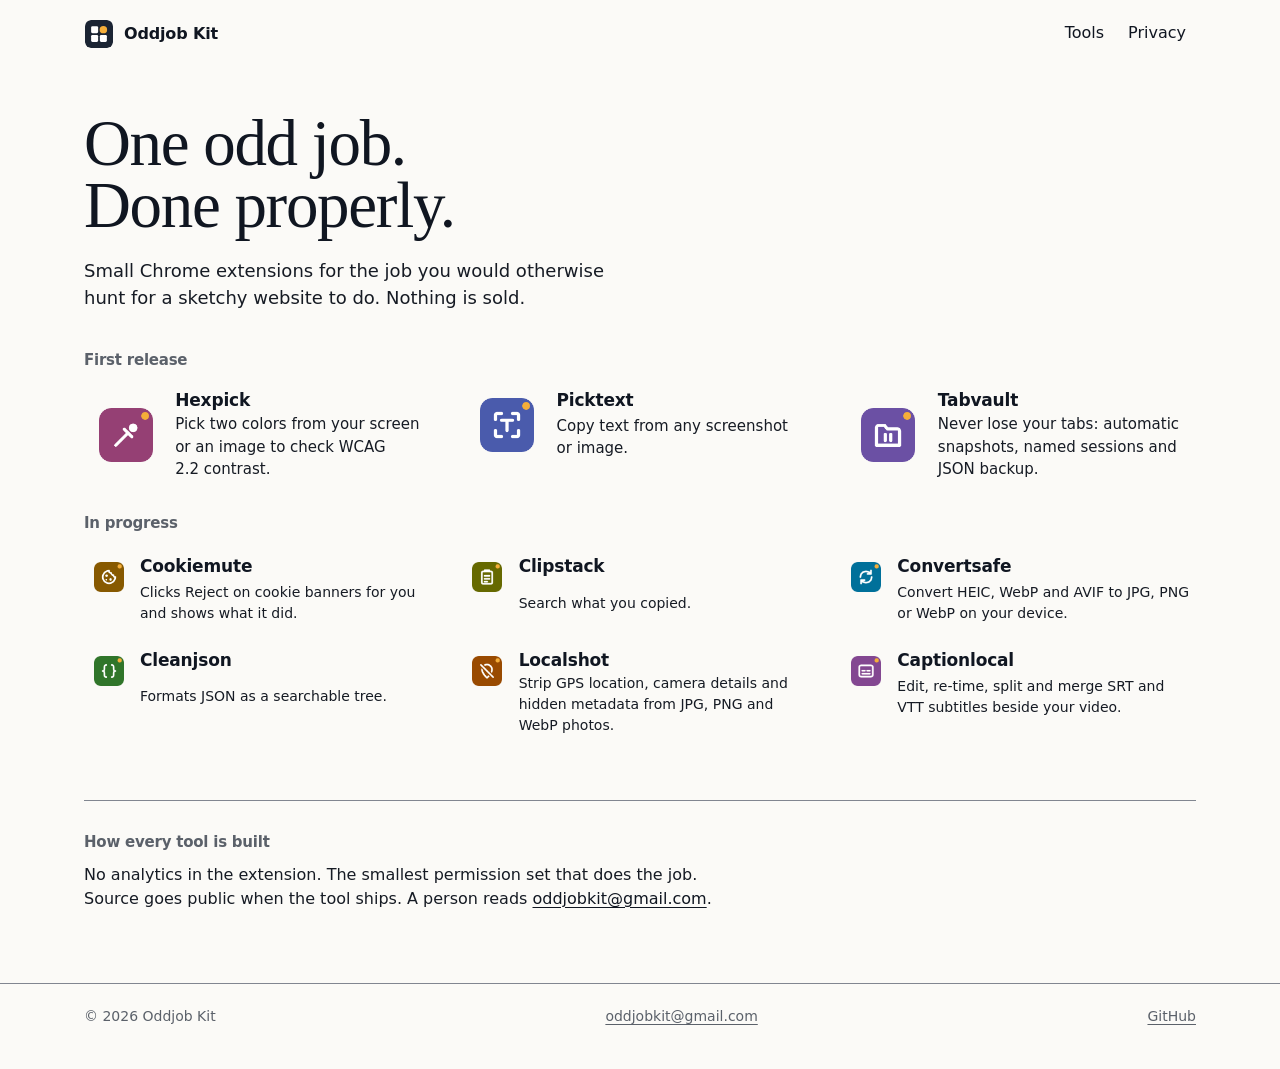
<file: index.html>
<!doctype html>
<html lang="en">
<head>
<meta charset="utf-8">
<meta name="viewport" content="width=device-width, initial-scale=1.0">
<meta name="color-scheme" content="light dark">
<meta name="theme-color" content="#fbf9f5" media="(prefers-color-scheme: light)">
<meta name="theme-color" content="#0b0e14" media="(prefers-color-scheme: dark)">
<title>Oddjob Kit — small Chrome extensions that each do one odd job well</title>
<meta name="description" content="Small Chrome extensions that each do one odd job. The task you would otherwise hunt for a sketchy website to do. Permissions are stated on every listing.">
<link rel="canonical" href="https://oddjobkit.com/">
<meta property="og:title" content="Oddjob Kit — small Chrome extensions that each do one odd job well">
<meta property="og:description" content="Small Chrome extensions that each do one odd job. The task you would otherwise hunt for a sketchy website to do. Permissions are stated on every listing.">
<meta property="og:url" content="https://oddjobkit.com/">
<meta property="og:type" content="website">
<link rel="icon" href="/favicon.svg" type="image/svg+xml">
<link rel="stylesheet" href="/assets/site.css">
<!-- generated by scripts/build-pages.ts: the copy is in homePage(), the tool cards come from each tool repo's CHROMEWEBSTORE.md; edit those, not this file -->
</head>
<body class="home">
<a class="skip" href="#main">Skip to content</a>
<header class="site-head">
  <div class="shell bar">
    <a class="brand" href="/"><svg viewBox="0 0 32 32" aria-hidden="true"><rect width="32" height="32" rx="7" fill="#1b2433"/><rect x="7" y="7" width="8" height="8" rx="1.5" fill="#fff"/><circle cx="21" cy="11" r="4.25" fill="#f5ae39"/><rect x="7" y="17" width="8" height="8" rx="1.5" fill="#fff"/><rect x="17" y="17" width="8" height="8" rx="1.5" fill="#fff"/></svg><span>Oddjob Kit</span></a>
    <nav class="site-nav" aria-label="Site"><ul><li><a href="/tools/">Tools</a></li><li><a href="/privacy/">Privacy</a></li></ul></nav>
  </div>
</header>
<main id="main">
  <div class="shell">
<section class="open" aria-labelledby="top">
  <h1 id="top">One odd job.<br>Done properly.</h1>
  <p class="lede">Small Chrome extensions for the job you would otherwise hunt for a sketchy website to do. Nothing is sold.</p>
</section>
<section class="shelf" aria-labelledby="first">
  <h2 id="first">First release</h2>
  <ul>
    <li>
      <a class="pick" href="/tools/#hexpick">
        <img class="tool-icon" src="/assets/icons/hexpick.png" alt="" width="96" height="96">
        <h3>Hexpick</h3>
        <p>Pick two colors from your screen or an image to check WCAG 2.2 contrast.</p>
      </a>
    </li>
    <li>
      <a class="pick" href="/tools/#picktext">
        <img class="tool-icon" src="/assets/icons/picktext.png" alt="" width="96" height="96">
        <h3>Picktext</h3>
        <p>Copy text from any screenshot or image.</p>
      </a>
    </li>
    <li>
      <a class="pick" href="/tools/#tabvault">
        <img class="tool-icon" src="/assets/icons/tabvault.png" alt="" width="96" height="96">
        <h3>Tabvault</h3>
        <p>Never lose your tabs: automatic snapshots, named sessions and JSON backup.</p>
      </a>
    </li>
  </ul>
</section>
<section class="bench" aria-labelledby="later">
  <h2 id="later">In progress</h2>
  <ul>
    <li>
      <a class="pick" href="/tools/#cookiemute">
        <img class="tool-icon" src="/assets/icons/cookiemute.png" alt="" width="64" height="64" loading="lazy">
        <h3>Cookiemute</h3>
        <p>Clicks Reject on cookie banners for you and shows what it did.</p>
      </a>
    </li>
    <li>
      <a class="pick" href="/tools/#clipstack">
        <img class="tool-icon" src="/assets/icons/clipstack.png" alt="" width="64" height="64" loading="lazy">
        <h3>Clipstack</h3>
        <p>Search what you copied.</p>
      </a>
    </li>
    <li>
      <a class="pick" href="/tools/#convertsafe">
        <img class="tool-icon" src="/assets/icons/convertsafe.png" alt="" width="64" height="64" loading="lazy">
        <h3>Convertsafe</h3>
        <p>Convert HEIC, WebP and AVIF to JPG, PNG or WebP on your device.</p>
      </a>
    </li>
    <li>
      <a class="pick" href="/tools/#cleanjson">
        <img class="tool-icon" src="/assets/icons/cleanjson.png" alt="" width="64" height="64" loading="lazy">
        <h3>Cleanjson</h3>
        <p>Formats JSON as a searchable tree.</p>
      </a>
    </li>
    <li>
      <a class="pick" href="/tools/#localshot">
        <img class="tool-icon" src="/assets/icons/localshot.png" alt="" width="64" height="64" loading="lazy">
        <h3>Localshot</h3>
        <p>Strip GPS location, camera details and hidden metadata from JPG, PNG and WebP photos.</p>
      </a>
    </li>
    <li>
      <a class="pick" href="/tools/#captionlocal">
        <img class="tool-icon" src="/assets/icons/captionlocal.png" alt="" width="64" height="64" loading="lazy">
        <h3>Captionlocal</h3>
        <p>Edit, re-time, split and merge SRT and VTT subtitles beside your video.</p>
      </a>
    </li>
  </ul>
</section>

<section class="facts" aria-labelledby="build">
  <h2 id="build">How every tool is built</h2>
  <p>No analytics in the extension. The smallest permission set that does the job. Source goes public when the tool ships. A person reads <a href="mailto:oddjobkit@gmail.com">oddjobkit@gmail.com</a>.</p>
</section>
  </div>
</main>
<footer class="site-foot">
  <div class="shell bar">
    <span>© 2026 Oddjob Kit</span>
    <a href="mailto:oddjobkit@gmail.com">oddjobkit@gmail.com</a>
    <a href="https://github.com/oddjobkit">GitHub</a>
  </div>
</footer>
</body>
</html>
</file>
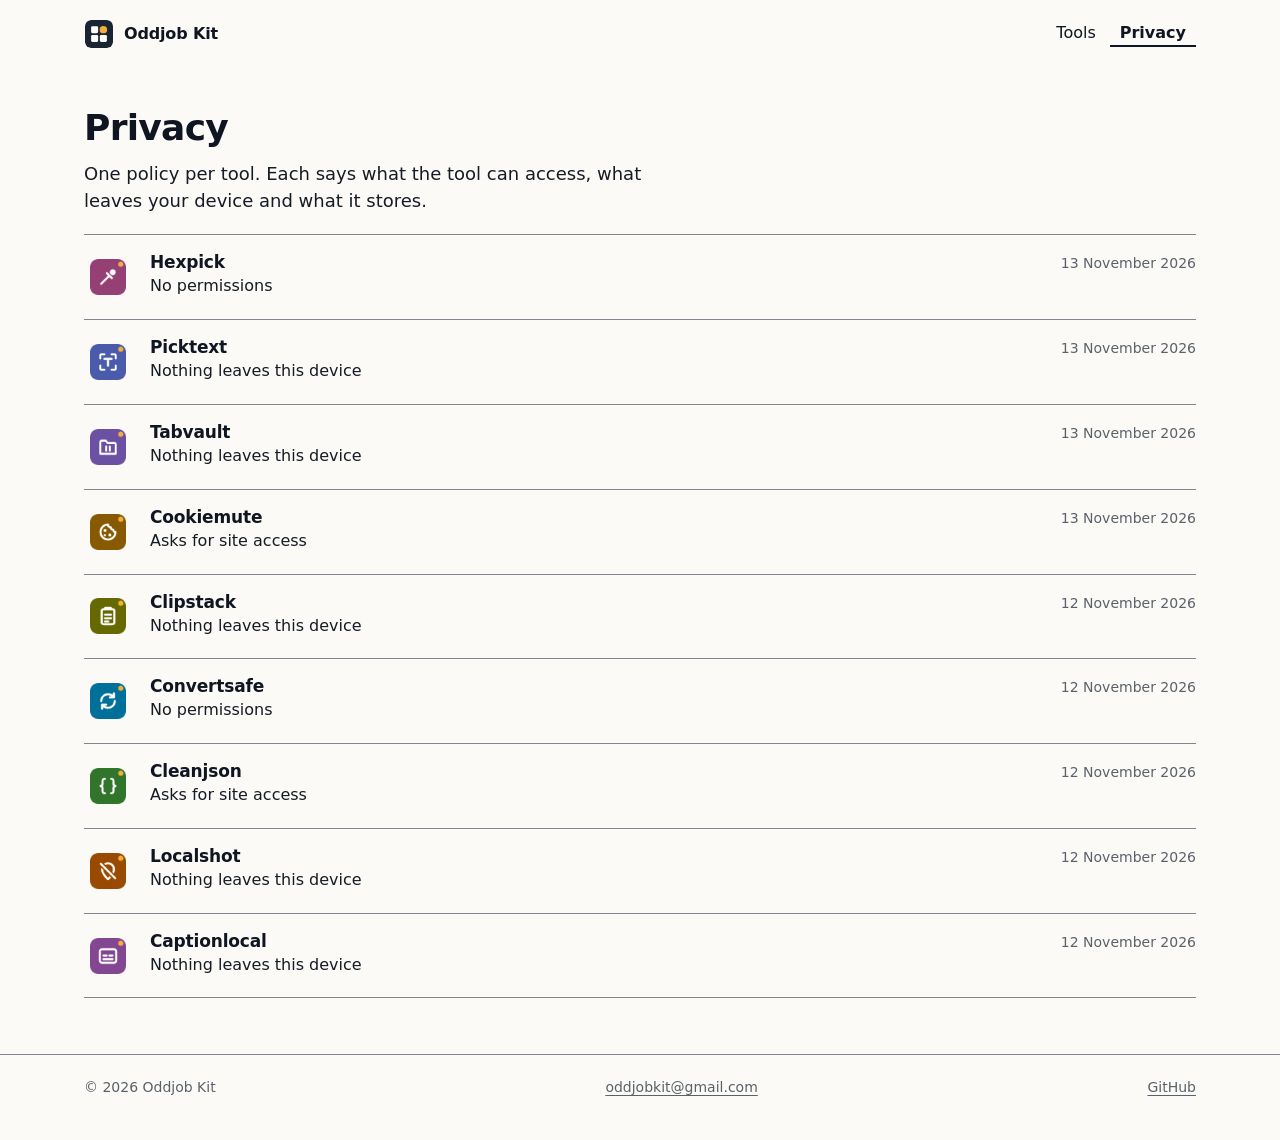
<file: privacy/index.html>
<!doctype html>
<html lang="en">
<head>
<meta charset="utf-8">
<meta name="viewport" content="width=device-width, initial-scale=1.0">
<meta name="color-scheme" content="light dark">
<meta name="theme-color" content="#fbf9f5" media="(prefers-color-scheme: light)">
<meta name="theme-color" content="#0b0e14" media="(prefers-color-scheme: dark)">
<title>Privacy — Oddjob Kit</title>
<meta name="description" content="The privacy policy of every Oddjob Kit tool: what it can access, what leaves your device and what it stores.">
<link rel="canonical" href="https://oddjobkit.com/privacy/">
<meta property="og:title" content="Privacy — Oddjob Kit">
<meta property="og:description" content="The privacy policy of every Oddjob Kit tool: what it can access, what leaves your device and what it stores.">
<meta property="og:url" content="https://oddjobkit.com/privacy/">
<meta property="og:type" content="website">
<link rel="icon" href="/favicon.svg" type="image/svg+xml">
<link rel="stylesheet" href="/assets/site.css">
<!-- generated by scripts/build-pages.ts; edit CHROMEWEBSTORE.md in the tool repo, not this file -->
</head>
<body class="catalog">
<a class="skip" href="#main">Skip to content</a>
<header class="site-head">
  <div class="shell bar">
    <a class="brand" href="/"><svg viewBox="0 0 32 32" aria-hidden="true"><rect width="32" height="32" rx="7" fill="#1b2433"/><rect x="7" y="7" width="8" height="8" rx="1.5" fill="#fff"/><circle cx="21" cy="11" r="4.25" fill="#f5ae39"/><rect x="7" y="17" width="8" height="8" rx="1.5" fill="#fff"/><rect x="17" y="17" width="8" height="8" rx="1.5" fill="#fff"/></svg><span>Oddjob Kit</span></a>
    <nav class="site-nav" aria-label="Site"><ul><li><a href="/tools/">Tools</a></li><li><a href="/privacy/" aria-current="page">Privacy</a></li></ul></nav>
  </div>
</header>
<main id="main">
  <div class="shell">
<div class="page-head">
<h1>Privacy</h1>
<p class="lede">One policy per tool. Each says what the tool can access, what leaves your device and what it stores.</p>
</div>
  <ul class="roster">
    <li>
      <a class="line" href="/privacy/hexpick/">
        <img class="tool-icon" src="/assets/icons/hexpick.png" alt="" width="64" height="64" loading="lazy">
        <span class="line-body">
          <span class="line-top"><h3>Hexpick</h3><span class="status">13 November 2026</span></span>
          <span class="job">No permissions</span>
        </span>
      </a>
    </li>
    <li>
      <a class="line" href="/privacy/picktext/">
        <img class="tool-icon" src="/assets/icons/picktext.png" alt="" width="64" height="64" loading="lazy">
        <span class="line-body">
          <span class="line-top"><h3>Picktext</h3><span class="status">13 November 2026</span></span>
          <span class="job">Nothing leaves this device</span>
        </span>
      </a>
    </li>
    <li>
      <a class="line" href="/privacy/tabvault/">
        <img class="tool-icon" src="/assets/icons/tabvault.png" alt="" width="64" height="64" loading="lazy">
        <span class="line-body">
          <span class="line-top"><h3>Tabvault</h3><span class="status">13 November 2026</span></span>
          <span class="job">Nothing leaves this device</span>
        </span>
      </a>
    </li>
    <li>
      <a class="line" href="/privacy/cookiemute/">
        <img class="tool-icon" src="/assets/icons/cookiemute.png" alt="" width="64" height="64" loading="lazy">
        <span class="line-body">
          <span class="line-top"><h3>Cookiemute</h3><span class="status">13 November 2026</span></span>
          <span class="job">Asks for site access</span>
        </span>
      </a>
    </li>
    <li>
      <a class="line" href="/privacy/clipstack/">
        <img class="tool-icon" src="/assets/icons/clipstack.png" alt="" width="64" height="64" loading="lazy">
        <span class="line-body">
          <span class="line-top"><h3>Clipstack</h3><span class="status">12 November 2026</span></span>
          <span class="job">Nothing leaves this device</span>
        </span>
      </a>
    </li>
    <li>
      <a class="line" href="/privacy/convertsafe/">
        <img class="tool-icon" src="/assets/icons/convertsafe.png" alt="" width="64" height="64" loading="lazy">
        <span class="line-body">
          <span class="line-top"><h3>Convertsafe</h3><span class="status">12 November 2026</span></span>
          <span class="job">No permissions</span>
        </span>
      </a>
    </li>
    <li>
      <a class="line" href="/privacy/cleanjson/">
        <img class="tool-icon" src="/assets/icons/cleanjson.png" alt="" width="64" height="64" loading="lazy">
        <span class="line-body">
          <span class="line-top"><h3>Cleanjson</h3><span class="status">12 November 2026</span></span>
          <span class="job">Asks for site access</span>
        </span>
      </a>
    </li>
    <li>
      <a class="line" href="/privacy/localshot/">
        <img class="tool-icon" src="/assets/icons/localshot.png" alt="" width="64" height="64" loading="lazy">
        <span class="line-body">
          <span class="line-top"><h3>Localshot</h3><span class="status">12 November 2026</span></span>
          <span class="job">Nothing leaves this device</span>
        </span>
      </a>
    </li>
    <li>
      <a class="line" href="/privacy/captionlocal/">
        <img class="tool-icon" src="/assets/icons/captionlocal.png" alt="" width="64" height="64" loading="lazy">
        <span class="line-body">
          <span class="line-top"><h3>Captionlocal</h3><span class="status">12 November 2026</span></span>
          <span class="job">Nothing leaves this device</span>
        </span>
      </a>
    </li>
  </ul>
  </div>
</main>
<footer class="site-foot">
  <div class="shell bar">
    <span>© 2026 Oddjob Kit</span>
    <a href="mailto:oddjobkit@gmail.com">oddjobkit@gmail.com</a>
    <a href="https://github.com/oddjobkit">GitHub</a>
  </div>
</footer>
</body>
</html>
</file>
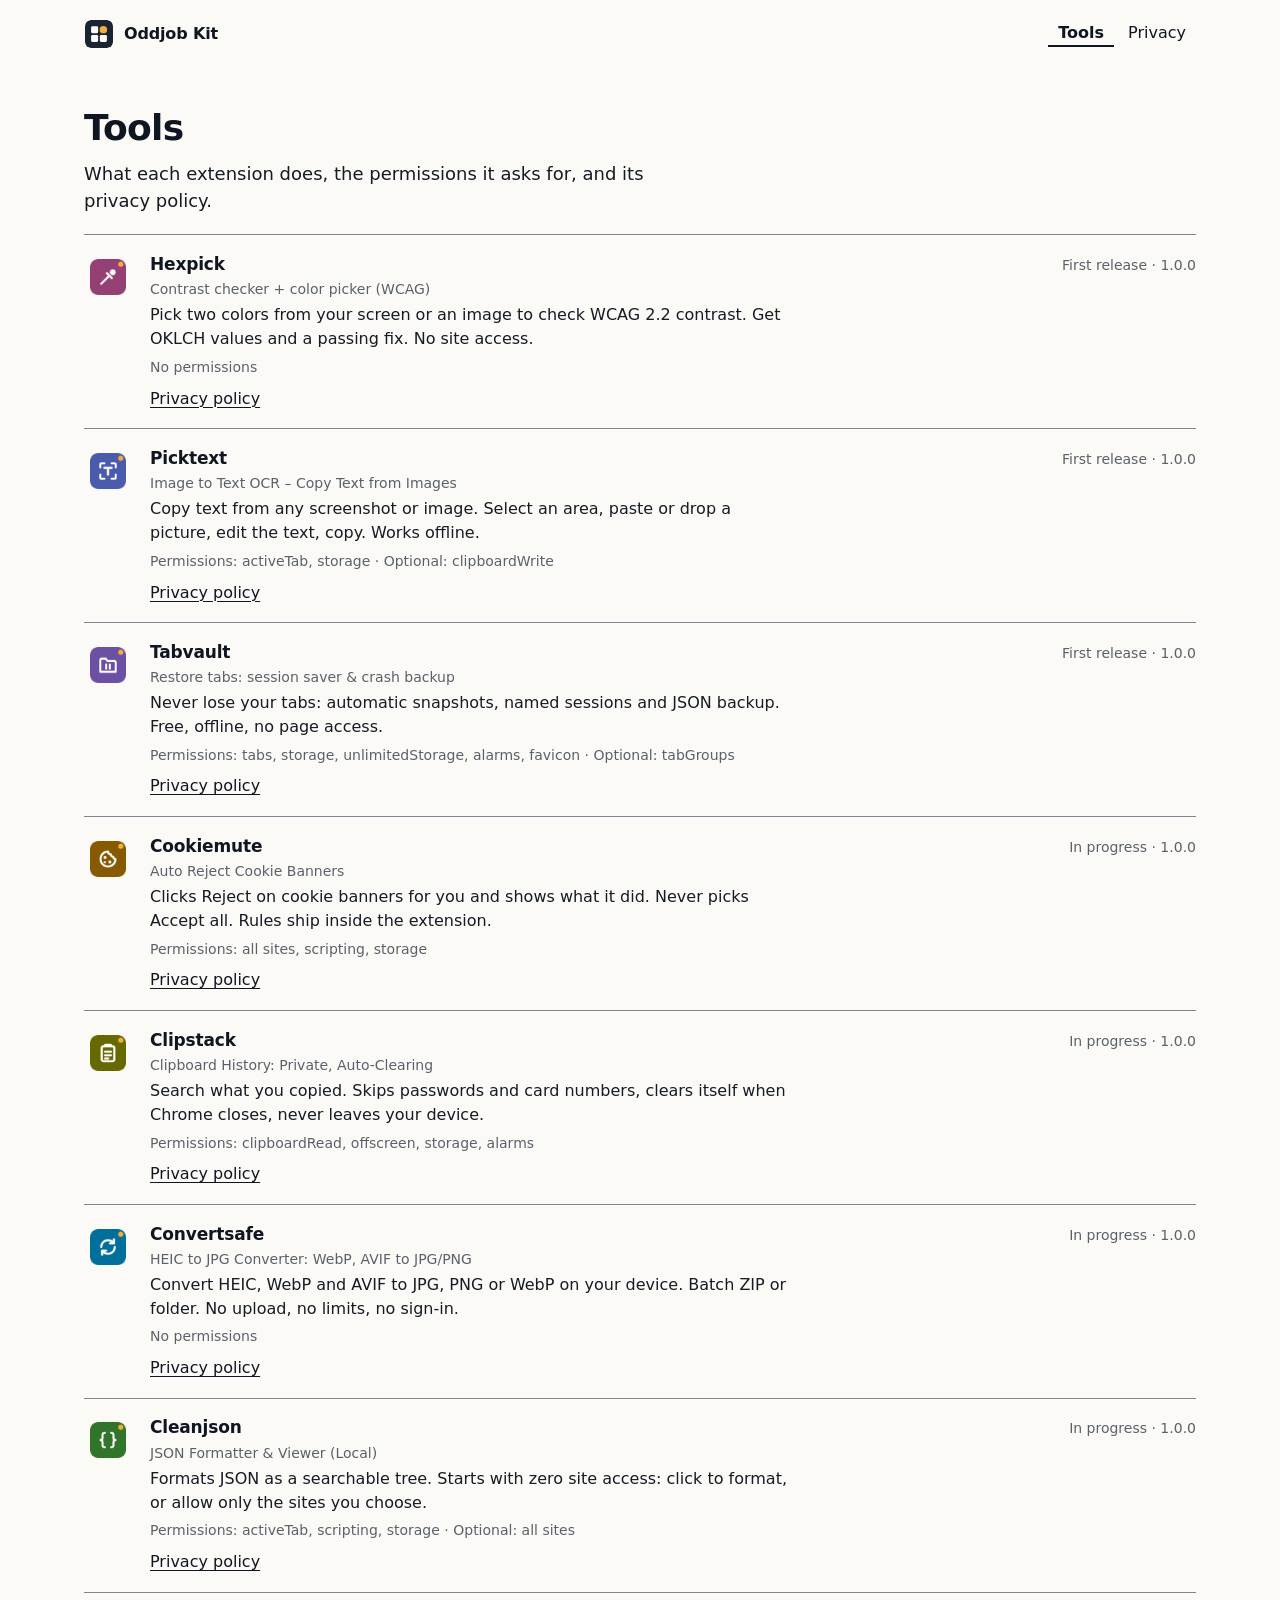
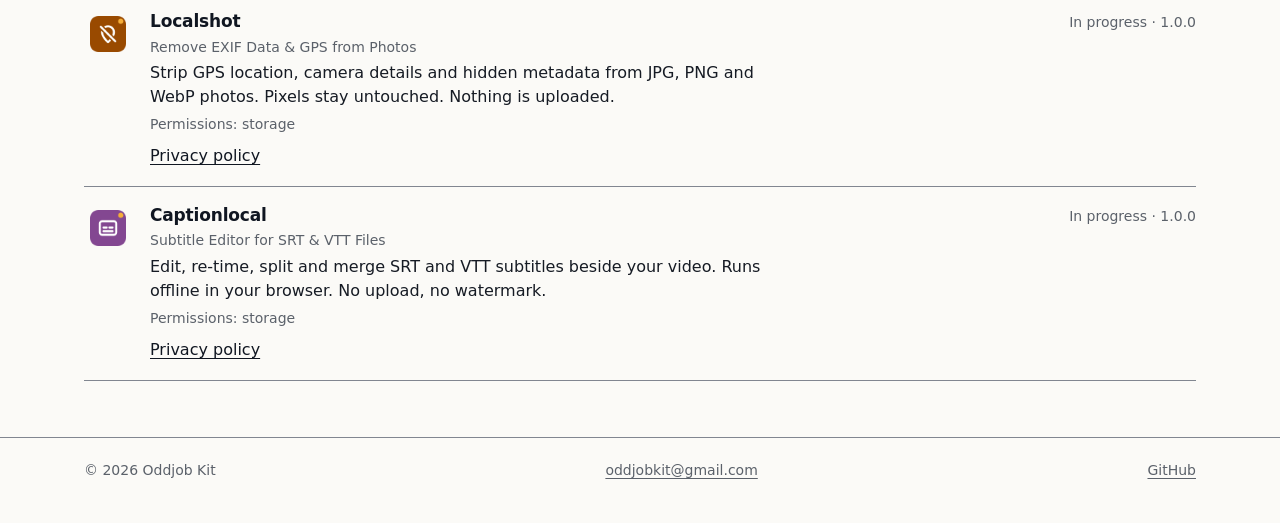
<file: tools/index.html>
<!doctype html>
<html lang="en">
<head>
<meta charset="utf-8">
<meta name="viewport" content="width=device-width, initial-scale=1.0">
<meta name="color-scheme" content="light dark">
<meta name="theme-color" content="#fbf9f5" media="(prefers-color-scheme: light)">
<meta name="theme-color" content="#0b0e14" media="(prefers-color-scheme: dark)">
<title>Tools — Oddjob Kit</title>
<meta name="description" content="The Oddjob Kit tools: what each one does, the permissions it asks for, and its privacy policy.">
<link rel="canonical" href="https://oddjobkit.com/tools/">
<meta property="og:title" content="Tools — Oddjob Kit">
<meta property="og:description" content="The Oddjob Kit tools: what each one does, the permissions it asks for, and its privacy policy.">
<meta property="og:url" content="https://oddjobkit.com/tools/">
<meta property="og:type" content="website">
<link rel="icon" href="/favicon.svg" type="image/svg+xml">
<link rel="stylesheet" href="/assets/site.css">
<!-- generated by scripts/build-pages.ts; edit CHROMEWEBSTORE.md in the tool repo, not this file -->
</head>
<body class="catalog">
<a class="skip" href="#main">Skip to content</a>
<header class="site-head">
  <div class="shell bar">
    <a class="brand" href="/"><svg viewBox="0 0 32 32" aria-hidden="true"><rect width="32" height="32" rx="7" fill="#1b2433"/><rect x="7" y="7" width="8" height="8" rx="1.5" fill="#fff"/><circle cx="21" cy="11" r="4.25" fill="#f5ae39"/><rect x="7" y="17" width="8" height="8" rx="1.5" fill="#fff"/><rect x="17" y="17" width="8" height="8" rx="1.5" fill="#fff"/></svg><span>Oddjob Kit</span></a>
    <nav class="site-nav" aria-label="Site"><ul><li><a href="/tools/" aria-current="page">Tools</a></li><li><a href="/privacy/">Privacy</a></li></ul></nav>
  </div>
</header>
<main id="main">
  <div class="shell">
<div class="page-head">
<h1>Tools</h1>
<p class="lede">What each extension does, the permissions it asks for, and its privacy policy.</p>
</div>
  <ul class="roster">
    <li class="line detail" id="hexpick">
      <img class="tool-icon" src="/assets/icons/hexpick.png" alt="" width="64" height="64" loading="lazy">
      <div class="line-body">
        <div class="line-top"><h3>Hexpick</h3><p class="status">First release · 1.0.0</p></div>
        <p class="store-name">Contrast checker + color picker (WCAG)</p>
        <p class="job">Pick two colors from your screen or an image to check WCAG 2.2 contrast. Get OKLCH values and a passing fix. No site access.</p>
        <p class="tool-perms">No permissions</p>
        <p class="tool-links"><a href="/privacy/hexpick/">Privacy policy</a><!-- store-link:hexpick placeholder; becomes a link when CHROMEWEBSTORE.md has an Item ID --></p>
      </div>
    </li>
    <li class="line detail" id="picktext">
      <img class="tool-icon" src="/assets/icons/picktext.png" alt="" width="64" height="64" loading="lazy">
      <div class="line-body">
        <div class="line-top"><h3>Picktext</h3><p class="status">First release · 1.0.0</p></div>
        <p class="store-name">Image to Text OCR – Copy Text from Images</p>
        <p class="job">Copy text from any screenshot or image. Select an area, paste or drop a picture, edit the text, copy. Works offline.</p>
        <p class="tool-perms">Permissions: activeTab, storage · Optional: clipboardWrite</p>
        <p class="tool-links"><a href="/privacy/picktext/">Privacy policy</a><!-- store-link:picktext placeholder; becomes a link when CHROMEWEBSTORE.md has an Item ID --></p>
      </div>
    </li>
    <li class="line detail" id="tabvault">
      <img class="tool-icon" src="/assets/icons/tabvault.png" alt="" width="64" height="64" loading="lazy">
      <div class="line-body">
        <div class="line-top"><h3>Tabvault</h3><p class="status">First release · 1.0.0</p></div>
        <p class="store-name">Restore tabs: session saver &amp; crash backup</p>
        <p class="job">Never lose your tabs: automatic snapshots, named sessions and JSON backup. Free, offline, no page access.</p>
        <p class="tool-perms">Permissions: tabs, storage, unlimitedStorage, alarms, favicon · Optional: tabGroups</p>
        <p class="tool-links"><a href="/privacy/tabvault/">Privacy policy</a><!-- store-link:tabvault placeholder; becomes a link when CHROMEWEBSTORE.md has an Item ID --></p>
      </div>
    </li>
    <li class="line detail" id="cookiemute">
      <img class="tool-icon" src="/assets/icons/cookiemute.png" alt="" width="64" height="64" loading="lazy">
      <div class="line-body">
        <div class="line-top"><h3>Cookiemute</h3><p class="status">In progress · 1.0.0</p></div>
        <p class="store-name">Auto Reject Cookie Banners</p>
        <p class="job">Clicks Reject on cookie banners for you and shows what it did. Never picks Accept all. Rules ship inside the extension.</p>
        <p class="tool-perms">Permissions: all sites, scripting, storage</p>
        <p class="tool-links"><a href="/privacy/cookiemute/">Privacy policy</a><!-- store-link:cookiemute placeholder; becomes a link when CHROMEWEBSTORE.md has an Item ID --></p>
      </div>
    </li>
    <li class="line detail" id="clipstack">
      <img class="tool-icon" src="/assets/icons/clipstack.png" alt="" width="64" height="64" loading="lazy">
      <div class="line-body">
        <div class="line-top"><h3>Clipstack</h3><p class="status">In progress · 1.0.0</p></div>
        <p class="store-name">Clipboard History: Private, Auto-Clearing</p>
        <p class="job">Search what you copied. Skips passwords and card numbers, clears itself when Chrome closes, never leaves your device.</p>
        <p class="tool-perms">Permissions: clipboardRead, offscreen, storage, alarms</p>
        <p class="tool-links"><a href="/privacy/clipstack/">Privacy policy</a><!-- store-link:clipstack placeholder; becomes a link when CHROMEWEBSTORE.md has an Item ID --></p>
      </div>
    </li>
    <li class="line detail" id="convertsafe">
      <img class="tool-icon" src="/assets/icons/convertsafe.png" alt="" width="64" height="64" loading="lazy">
      <div class="line-body">
        <div class="line-top"><h3>Convertsafe</h3><p class="status">In progress · 1.0.0</p></div>
        <p class="store-name">HEIC to JPG Converter: WebP, AVIF to JPG/PNG</p>
        <p class="job">Convert HEIC, WebP and AVIF to JPG, PNG or WebP on your device. Batch ZIP or folder. No upload, no limits, no sign-in.</p>
        <p class="tool-perms">No permissions</p>
        <p class="tool-links"><a href="/privacy/convertsafe/">Privacy policy</a><!-- store-link:convertsafe placeholder; becomes a link when CHROMEWEBSTORE.md has an Item ID --></p>
      </div>
    </li>
    <li class="line detail" id="cleanjson">
      <img class="tool-icon" src="/assets/icons/cleanjson.png" alt="" width="64" height="64" loading="lazy">
      <div class="line-body">
        <div class="line-top"><h3>Cleanjson</h3><p class="status">In progress · 1.0.0</p></div>
        <p class="store-name">JSON Formatter &amp; Viewer (Local)</p>
        <p class="job">Formats JSON as a searchable tree. Starts with zero site access: click to format, or allow only the sites you choose.</p>
        <p class="tool-perms">Permissions: activeTab, scripting, storage · Optional: all sites</p>
        <p class="tool-links"><a href="/privacy/cleanjson/">Privacy policy</a><!-- store-link:cleanjson placeholder; becomes a link when CHROMEWEBSTORE.md has an Item ID --></p>
      </div>
    </li>
    <li class="line detail" id="localshot">
      <img class="tool-icon" src="/assets/icons/localshot.png" alt="" width="64" height="64" loading="lazy">
      <div class="line-body">
        <div class="line-top"><h3>Localshot</h3><p class="status">In progress · 1.0.0</p></div>
        <p class="store-name">Remove EXIF Data &amp; GPS from Photos</p>
        <p class="job">Strip GPS location, camera details and hidden metadata from JPG, PNG and WebP photos. Pixels stay untouched. Nothing is uploaded.</p>
        <p class="tool-perms">Permissions: storage</p>
        <p class="tool-links"><a href="/privacy/localshot/">Privacy policy</a><!-- store-link:localshot placeholder; becomes a link when CHROMEWEBSTORE.md has an Item ID --></p>
      </div>
    </li>
    <li class="line detail" id="captionlocal">
      <img class="tool-icon" src="/assets/icons/captionlocal.png" alt="" width="64" height="64" loading="lazy">
      <div class="line-body">
        <div class="line-top"><h3>Captionlocal</h3><p class="status">In progress · 1.0.0</p></div>
        <p class="store-name">Subtitle Editor for SRT &amp; VTT Files</p>
        <p class="job">Edit, re-time, split and merge SRT and VTT subtitles beside your video. Runs offline in your browser. No upload, no watermark.</p>
        <p class="tool-perms">Permissions: storage</p>
        <p class="tool-links"><a href="/privacy/captionlocal/">Privacy policy</a><!-- store-link:captionlocal placeholder; becomes a link when CHROMEWEBSTORE.md has an Item ID --></p>
      </div>
    </li>
  </ul>
  </div>
</main>
<footer class="site-foot">
  <div class="shell bar">
    <span>© 2026 Oddjob Kit</span>
    <a href="mailto:oddjobkit@gmail.com">oddjobkit@gmail.com</a>
    <a href="https://github.com/oddjobkit">GitHub</a>
  </div>
</footer>
</body>
</html>
</file>
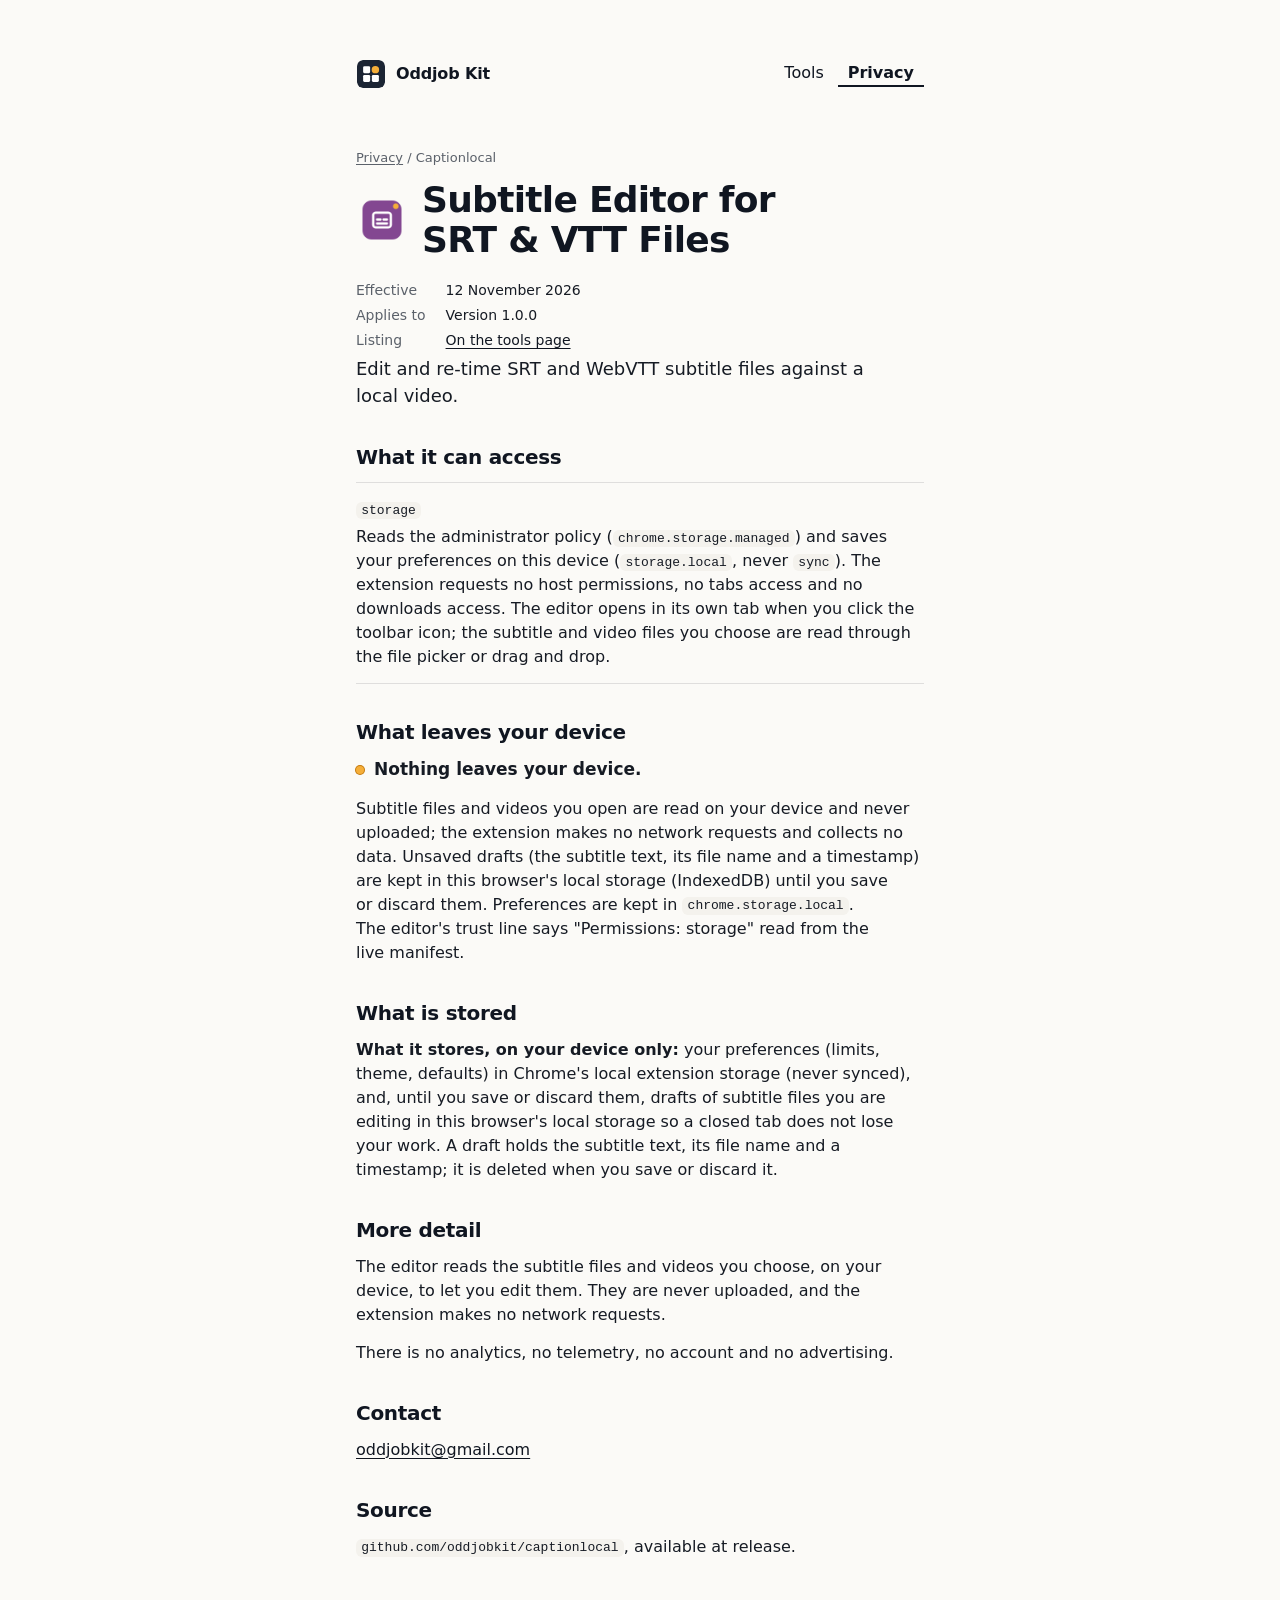
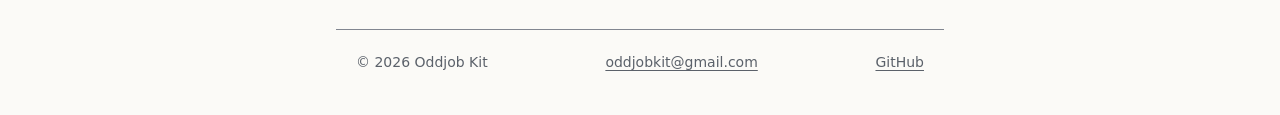
<file: privacy/captionlocal/index.html>
<!doctype html>
<html lang="en">
<head>
<meta charset="utf-8">
<meta name="viewport" content="width=device-width, initial-scale=1.0">
<meta name="color-scheme" content="light dark">
<meta name="theme-color" content="#fbf9f5" media="(prefers-color-scheme: light)">
<meta name="theme-color" content="#0b0e14" media="(prefers-color-scheme: dark)">
<title>Subtitle Editor for SRT &amp; VTT Files — Privacy</title>
<meta name="description" content="Privacy policy for Subtitle Editor for SRT &amp; VTT Files: what it can access, what leaves your device and what it stores.">
<link rel="canonical" href="https://oddjobkit.com/privacy/captionlocal/">
<meta property="og:title" content="Subtitle Editor for SRT &amp; VTT Files — Privacy">
<meta property="og:description" content="Privacy policy for Subtitle Editor for SRT &amp; VTT Files: what it can access, what leaves your device and what it stores.">
<meta property="og:url" content="https://oddjobkit.com/privacy/captionlocal/">
<meta property="og:type" content="website">
<link rel="icon" href="/favicon.svg" type="image/svg+xml">
<link rel="stylesheet" href="/assets/site.css">
<!-- generated by scripts/build-pages.ts; edit CHROMEWEBSTORE.md in the tool repo, not this file -->
</head>
<body class="doc">
<a class="skip" href="#main">Skip to content</a>
<header class="site-head">
  <div class="shell bar">
    <a class="brand" href="/"><svg viewBox="0 0 32 32" aria-hidden="true"><rect width="32" height="32" rx="7" fill="#1b2433"/><rect x="7" y="7" width="8" height="8" rx="1.5" fill="#fff"/><circle cx="21" cy="11" r="4.25" fill="#f5ae39"/><rect x="7" y="17" width="8" height="8" rx="1.5" fill="#fff"/><rect x="17" y="17" width="8" height="8" rx="1.5" fill="#fff"/></svg><span>Oddjob Kit</span></a>
    <nav class="site-nav" aria-label="Site"><ul><li><a href="/tools/">Tools</a></li><li><a href="/privacy/" aria-current="page">Privacy</a></li></ul></nav>
  </div>
</header>
<main id="main">
  <div class="shell">
<div class="doc">
<p class="crumbs"><a href="/privacy/">Privacy</a> / Captionlocal</p>
<div class="doc-head">
  <img class="tool-icon" src="/assets/icons/captionlocal.png" alt="" width="64" height="64">
  <h1>Subtitle Editor for SRT &amp; VTT Files</h1>
</div>
<dl class="meta">
  <dt>Effective</dt><dd><time datetime="2026-11-12">12 November 2026</time></dd>
  <dt>Applies to</dt><dd>Version 1.0.0</dd>
  <dt>Listing</dt><dd><a href="/tools/#captionlocal">On the tools page</a></dd>
</dl>
<p class="lede">Edit and re-time SRT and WebVTT subtitle files against a local video.</p>

<section aria-labelledby="access">
  <h2 id="access">What it can access</h2>
  <ul class="perms">
    <li><div class="perm-head"><span><code>storage</code></span></div><p>Reads the administrator policy (<code>chrome.storage.managed</code>) and saves your preferences on this device (<code>storage.local</code>, never <code>sync</code>). The extension requests no host permissions, no tabs access and no downloads access. The editor opens in its own tab when you click the toolbar icon; the subtitle and video files you choose are read through the file picker or drag and drop.</p></li>
  </ul>
</section>

<section aria-labelledby="leaves">
  <h2 id="leaves">What leaves your device</h2>
  <p class="assurance"><span class="dot" aria-hidden="true"></span>Nothing leaves your device.</p>
  <p>Subtitle files and videos you open are read on your device and never uploaded; the extension makes no network requests and collects no data. Unsaved drafts (the subtitle text, its file name and a timestamp) are kept in this browser's local storage (IndexedDB) until you save or discard them. Preferences are kept in <code>chrome.storage.local</code>. The editor's trust line says &quot;Permissions: storage&quot; read from the live manifest.</p>
</section>

<section aria-labelledby="stored">
  <h2 id="stored">What is stored</h2>
  <p><strong>What it stores, on your device only:</strong> your preferences (limits, theme, defaults) in Chrome's local extension storage (never synced), and, until you save or discard them, drafts of subtitle files you are editing in this browser's local storage so a closed tab does not lose your work. A draft holds the subtitle text, its file name and a timestamp; it is deleted when you save or discard it.</p>
</section>

<section aria-labelledby="more">
  <h2 id="more">More detail</h2>
  <p>The editor reads the subtitle files and videos you choose, on your device, to let you edit them. They are never uploaded, and the extension makes no network requests.</p>
  <p>There is no analytics, no telemetry, no account and no advertising.</p>
</section>

<section aria-labelledby="contact">
  <h2 id="contact">Contact</h2>
  <p><a href="mailto:oddjobkit@gmail.com">oddjobkit@gmail.com</a></p>
</section>

<section aria-labelledby="source">
  <h2 id="source">Source</h2>
  <p><code>github.com/oddjobkit/captionlocal</code>, available at release.</p>
</section>
</div>
  </div>
</main>
<footer class="site-foot">
  <div class="shell bar">
    <span>© 2026 Oddjob Kit</span>
    <a href="mailto:oddjobkit@gmail.com">oddjobkit@gmail.com</a>
    <a href="https://github.com/oddjobkit">GitHub</a>
  </div>
</footer>
</body>
</html>
</file>
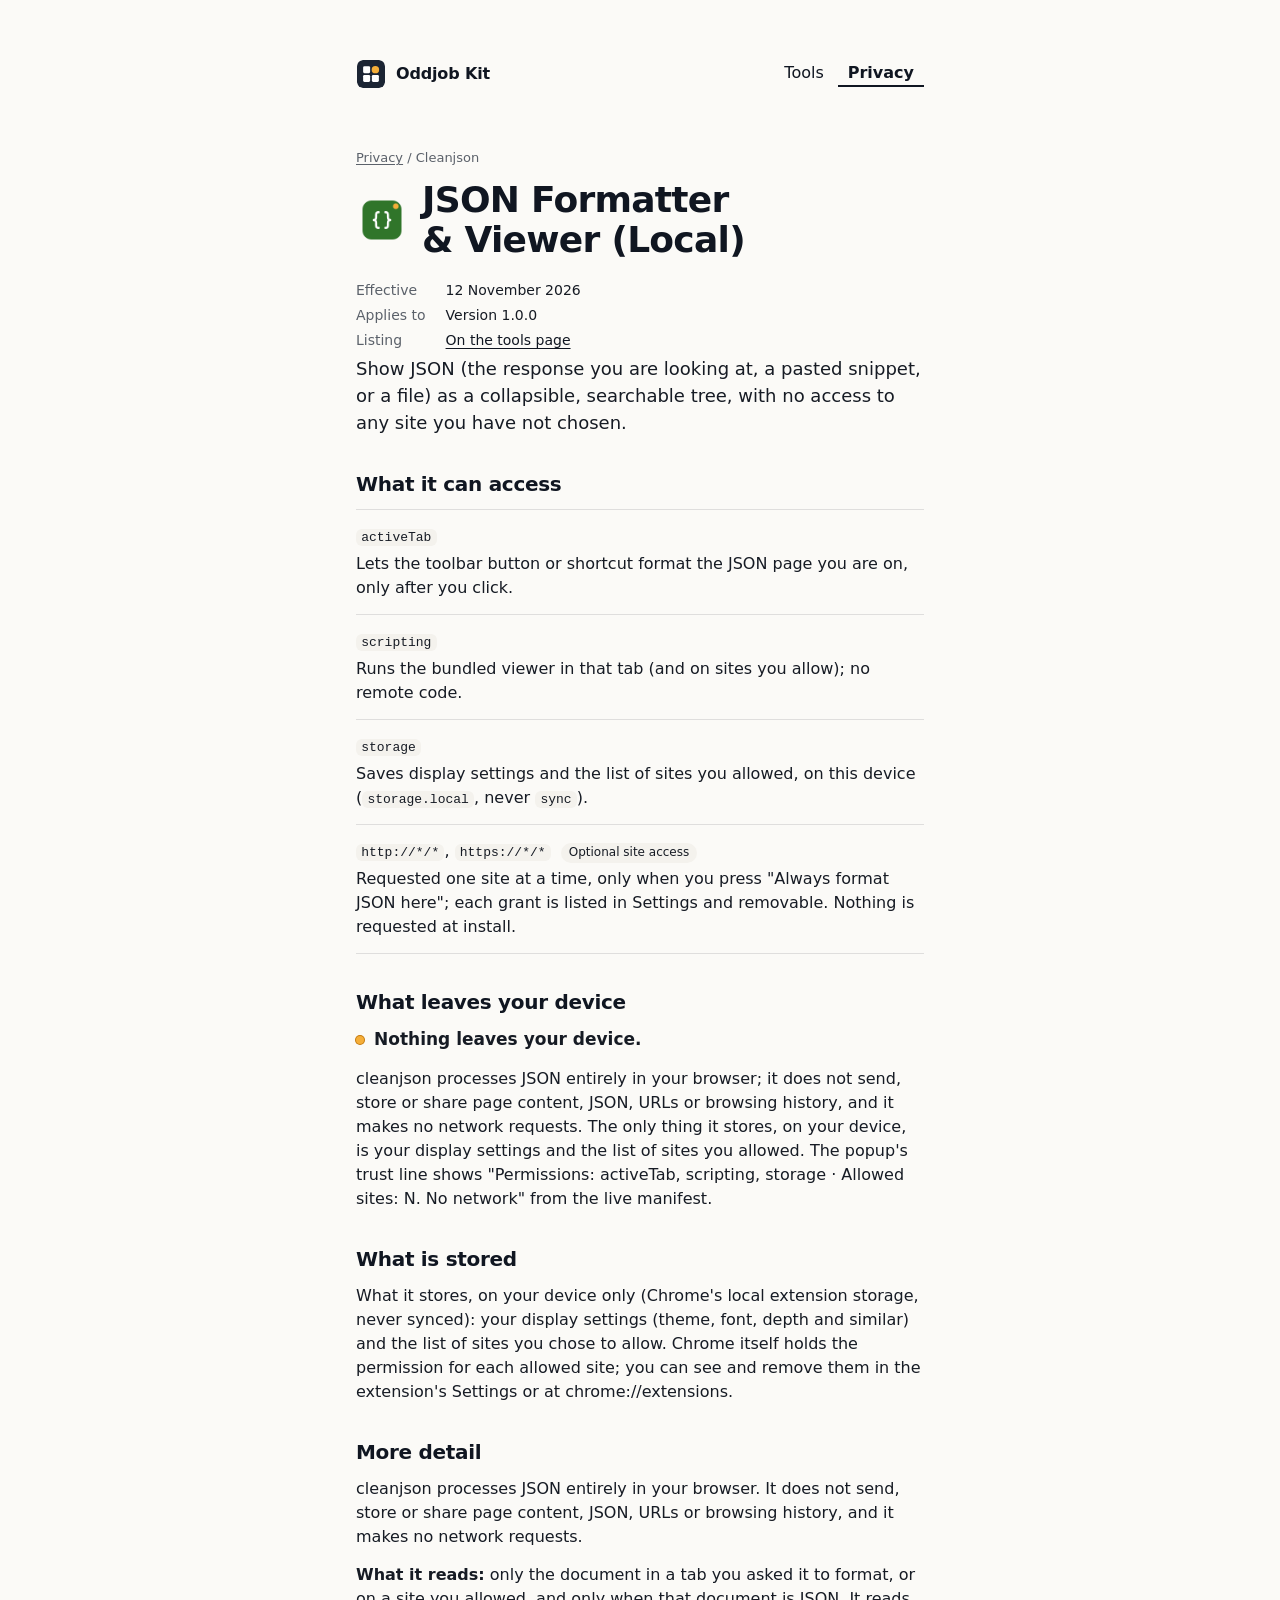
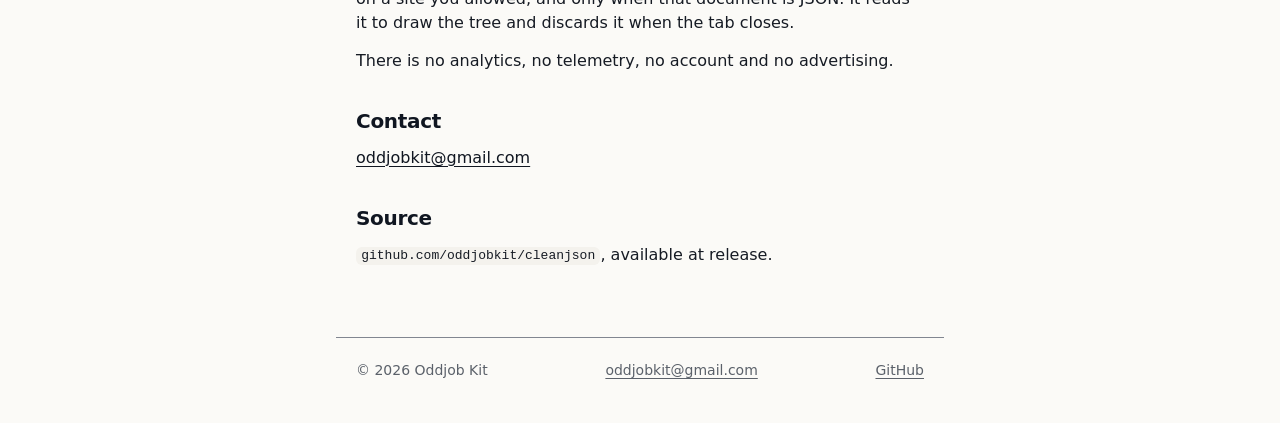
<file: privacy/cleanjson/index.html>
<!doctype html>
<html lang="en">
<head>
<meta charset="utf-8">
<meta name="viewport" content="width=device-width, initial-scale=1.0">
<meta name="color-scheme" content="light dark">
<meta name="theme-color" content="#fbf9f5" media="(prefers-color-scheme: light)">
<meta name="theme-color" content="#0b0e14" media="(prefers-color-scheme: dark)">
<title>JSON Formatter &amp; Viewer (Local) — Privacy</title>
<meta name="description" content="Privacy policy for JSON Formatter &amp; Viewer (Local): what it can access, what leaves your device and what it stores.">
<link rel="canonical" href="https://oddjobkit.com/privacy/cleanjson/">
<meta property="og:title" content="JSON Formatter &amp; Viewer (Local) — Privacy">
<meta property="og:description" content="Privacy policy for JSON Formatter &amp; Viewer (Local): what it can access, what leaves your device and what it stores.">
<meta property="og:url" content="https://oddjobkit.com/privacy/cleanjson/">
<meta property="og:type" content="website">
<link rel="icon" href="/favicon.svg" type="image/svg+xml">
<link rel="stylesheet" href="/assets/site.css">
<!-- generated by scripts/build-pages.ts; edit CHROMEWEBSTORE.md in the tool repo, not this file -->
</head>
<body class="doc">
<a class="skip" href="#main">Skip to content</a>
<header class="site-head">
  <div class="shell bar">
    <a class="brand" href="/"><svg viewBox="0 0 32 32" aria-hidden="true"><rect width="32" height="32" rx="7" fill="#1b2433"/><rect x="7" y="7" width="8" height="8" rx="1.5" fill="#fff"/><circle cx="21" cy="11" r="4.25" fill="#f5ae39"/><rect x="7" y="17" width="8" height="8" rx="1.5" fill="#fff"/><rect x="17" y="17" width="8" height="8" rx="1.5" fill="#fff"/></svg><span>Oddjob Kit</span></a>
    <nav class="site-nav" aria-label="Site"><ul><li><a href="/tools/">Tools</a></li><li><a href="/privacy/" aria-current="page">Privacy</a></li></ul></nav>
  </div>
</header>
<main id="main">
  <div class="shell">
<div class="doc">
<p class="crumbs"><a href="/privacy/">Privacy</a> / Cleanjson</p>
<div class="doc-head">
  <img class="tool-icon" src="/assets/icons/cleanjson.png" alt="" width="64" height="64">
  <h1>JSON Formatter &amp; Viewer (Local)</h1>
</div>
<dl class="meta">
  <dt>Effective</dt><dd><time datetime="2026-11-12">12 November 2026</time></dd>
  <dt>Applies to</dt><dd>Version 1.0.0</dd>
  <dt>Listing</dt><dd><a href="/tools/#cleanjson">On the tools page</a></dd>
</dl>
<p class="lede">Show JSON (the response you are looking at, a pasted snippet, or a file) as a collapsible, searchable tree, with no access to any site you have not chosen.</p>

<section aria-labelledby="access">
  <h2 id="access">What it can access</h2>
  <ul class="perms">
    <li><div class="perm-head"><span><code>activeTab</code></span></div><p>Lets the toolbar button or shortcut format the JSON page you are on, only after you click.</p></li>
    <li><div class="perm-head"><span><code>scripting</code></span></div><p>Runs the bundled viewer in that tab (and on sites you allow); no remote code.</p></li>
    <li><div class="perm-head"><span><code>storage</code></span></div><p>Saves display settings and the list of sites you allowed, on this device (<code>storage.local</code>, never <code>sync</code>).</p></li>
    <li><div class="perm-head"><span><code>http://*/*</code>, <code>https://*/*</code></span><span class="badge">Optional site access</span></div><p>Requested one site at a time, only when you press &quot;Always format JSON here&quot;; each grant is listed in Settings and removable. Nothing is requested at install.</p></li>
  </ul>
</section>

<section aria-labelledby="leaves">
  <h2 id="leaves">What leaves your device</h2>
  <p class="assurance"><span class="dot" aria-hidden="true"></span>Nothing leaves your device.</p>
  <p>cleanjson processes JSON entirely in your browser; it does not send, store or share page content, JSON, URLs or browsing history, and it makes no network requests. The only thing it stores, on your device, is your display settings and the list of sites you allowed. The popup's trust line shows &quot;Permissions: activeTab, scripting, storage · Allowed sites: N. No network&quot; from the live manifest.</p>
</section>

<section aria-labelledby="stored">
  <h2 id="stored">What is stored</h2>
  <p>What it stores, on your device only (Chrome's local extension storage, never synced): your display settings (theme, font, depth and similar) and the list of sites you chose to allow. Chrome itself holds the permission for each allowed site; you can see and remove them in the extension's Settings or at chrome://extensions.</p>
</section>

<section aria-labelledby="more">
  <h2 id="more">More detail</h2>
  <p>cleanjson processes JSON entirely in your browser. It does not send, store or share page content, JSON, URLs or browsing history, and it makes no network requests.</p>
  <p><strong>What it reads:</strong> only the document in a tab you asked it to format, or on a site you allowed, and only when that document is JSON. It reads it to draw the tree and discards it when the tab closes.</p>
  <p>There is no analytics, no telemetry, no account and no advertising.</p>
</section>

<section aria-labelledby="contact">
  <h2 id="contact">Contact</h2>
  <p><a href="mailto:oddjobkit@gmail.com">oddjobkit@gmail.com</a></p>
</section>

<section aria-labelledby="source">
  <h2 id="source">Source</h2>
  <p><code>github.com/oddjobkit/cleanjson</code>, available at release.</p>
</section>
</div>
  </div>
</main>
<footer class="site-foot">
  <div class="shell bar">
    <span>© 2026 Oddjob Kit</span>
    <a href="mailto:oddjobkit@gmail.com">oddjobkit@gmail.com</a>
    <a href="https://github.com/oddjobkit">GitHub</a>
  </div>
</footer>
</body>
</html>
</file>
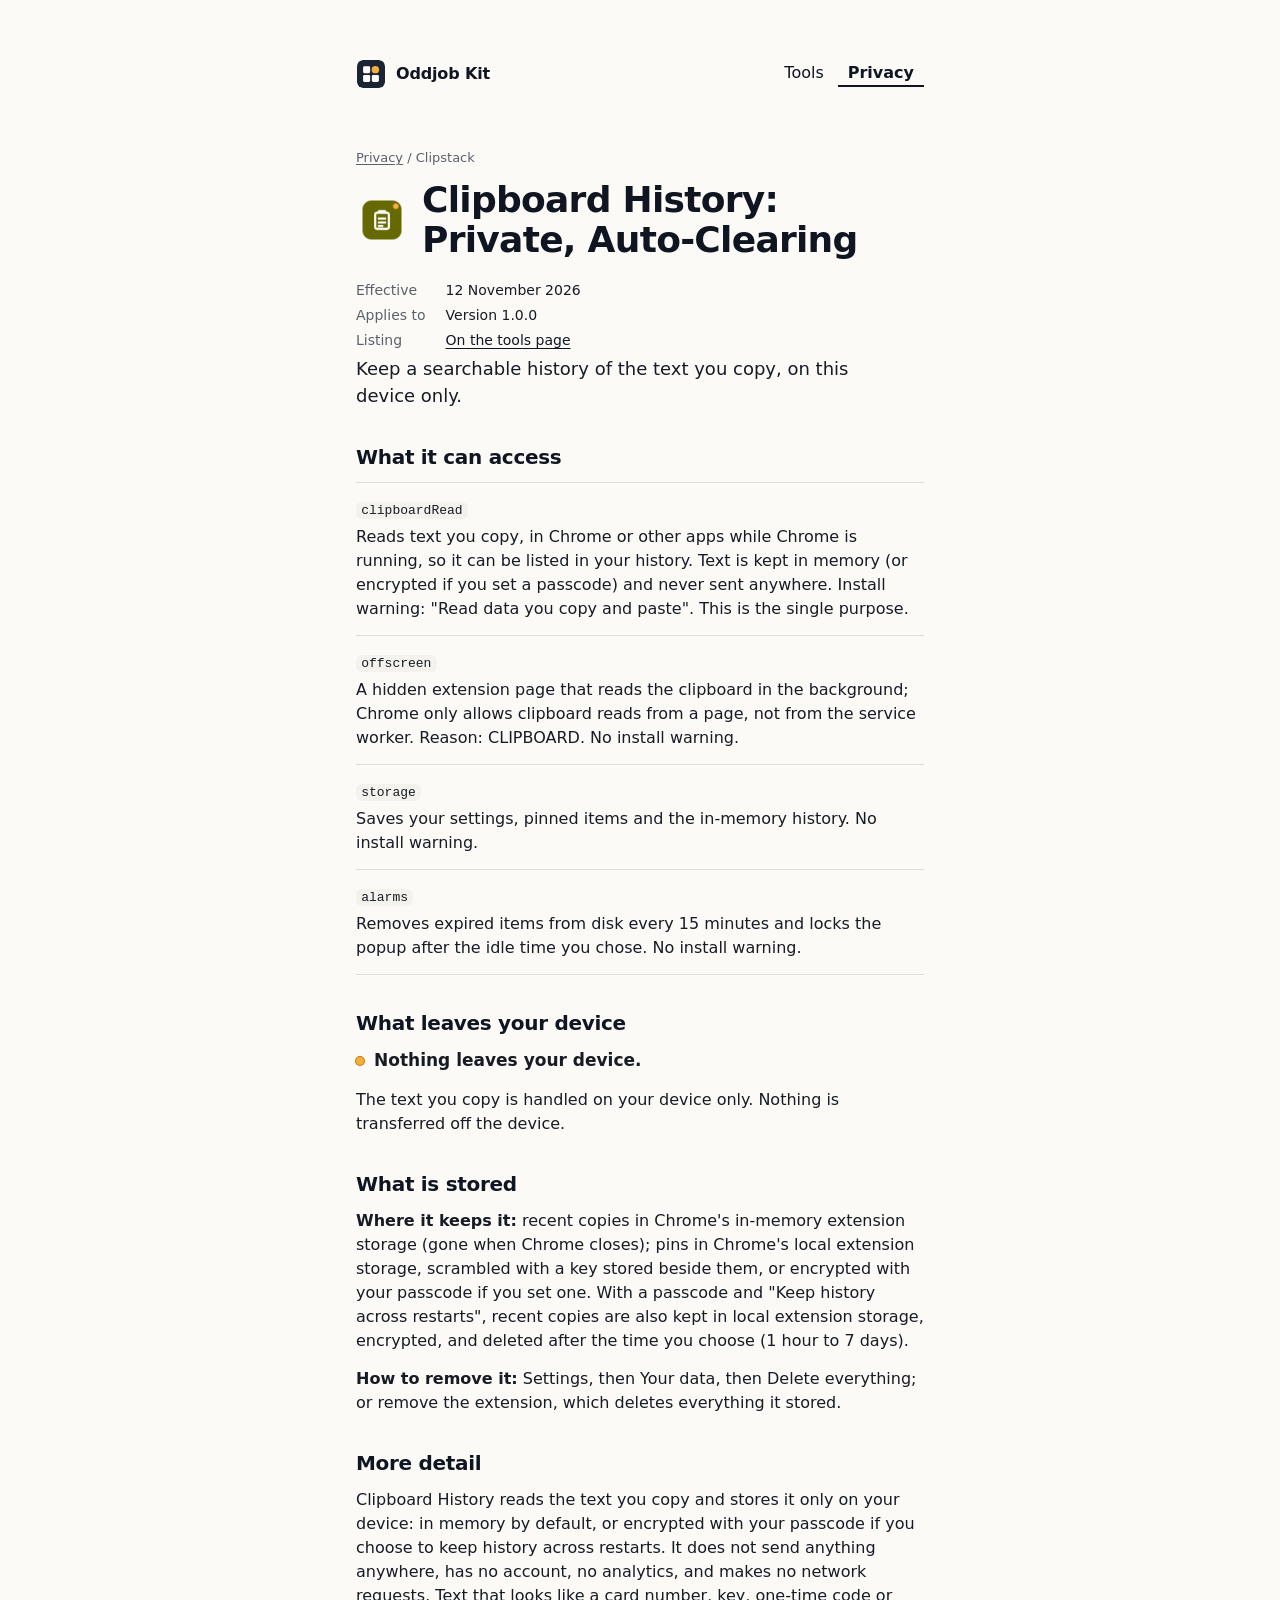
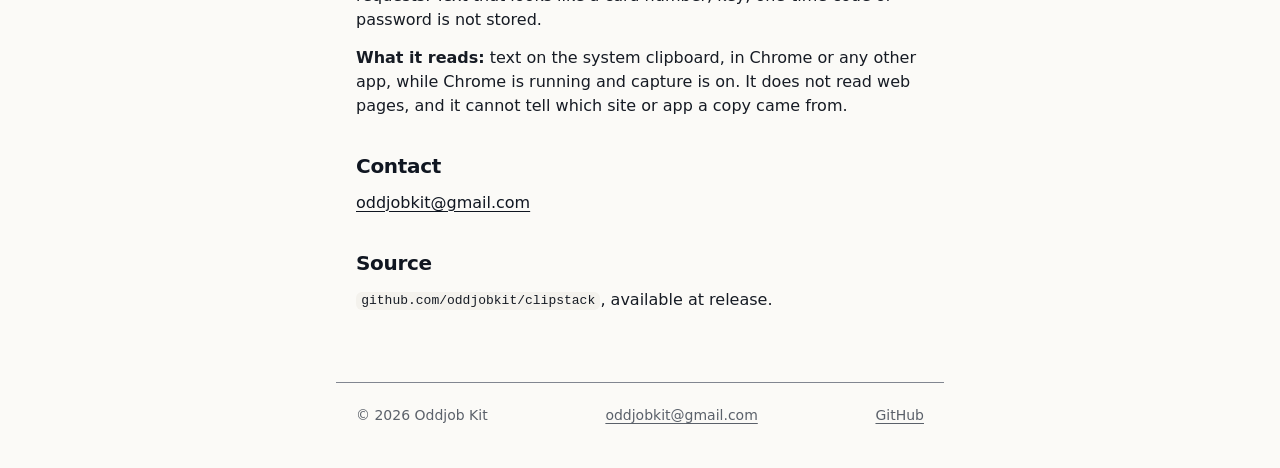
<file: privacy/clipstack/index.html>
<!doctype html>
<html lang="en">
<head>
<meta charset="utf-8">
<meta name="viewport" content="width=device-width, initial-scale=1.0">
<meta name="color-scheme" content="light dark">
<meta name="theme-color" content="#fbf9f5" media="(prefers-color-scheme: light)">
<meta name="theme-color" content="#0b0e14" media="(prefers-color-scheme: dark)">
<title>Clipboard History: Private, Auto-Clearing — Privacy</title>
<meta name="description" content="Privacy policy for Clipboard History: Private, Auto-Clearing: what it can access, what leaves your device and what it stores.">
<link rel="canonical" href="https://oddjobkit.com/privacy/clipstack/">
<meta property="og:title" content="Clipboard History: Private, Auto-Clearing — Privacy">
<meta property="og:description" content="Privacy policy for Clipboard History: Private, Auto-Clearing: what it can access, what leaves your device and what it stores.">
<meta property="og:url" content="https://oddjobkit.com/privacy/clipstack/">
<meta property="og:type" content="website">
<link rel="icon" href="/favicon.svg" type="image/svg+xml">
<link rel="stylesheet" href="/assets/site.css">
<!-- generated by scripts/build-pages.ts; edit CHROMEWEBSTORE.md in the tool repo, not this file -->
</head>
<body class="doc">
<a class="skip" href="#main">Skip to content</a>
<header class="site-head">
  <div class="shell bar">
    <a class="brand" href="/"><svg viewBox="0 0 32 32" aria-hidden="true"><rect width="32" height="32" rx="7" fill="#1b2433"/><rect x="7" y="7" width="8" height="8" rx="1.5" fill="#fff"/><circle cx="21" cy="11" r="4.25" fill="#f5ae39"/><rect x="7" y="17" width="8" height="8" rx="1.5" fill="#fff"/><rect x="17" y="17" width="8" height="8" rx="1.5" fill="#fff"/></svg><span>Oddjob Kit</span></a>
    <nav class="site-nav" aria-label="Site"><ul><li><a href="/tools/">Tools</a></li><li><a href="/privacy/" aria-current="page">Privacy</a></li></ul></nav>
  </div>
</header>
<main id="main">
  <div class="shell">
<div class="doc">
<p class="crumbs"><a href="/privacy/">Privacy</a> / Clipstack</p>
<div class="doc-head">
  <img class="tool-icon" src="/assets/icons/clipstack.png" alt="" width="64" height="64">
  <h1>Clipboard History: Private, Auto-Clearing</h1>
</div>
<dl class="meta">
  <dt>Effective</dt><dd><time datetime="2026-11-12">12 November 2026</time></dd>
  <dt>Applies to</dt><dd>Version 1.0.0</dd>
  <dt>Listing</dt><dd><a href="/tools/#clipstack">On the tools page</a></dd>
</dl>
<p class="lede">Keep a searchable history of the text you copy, on this device only.</p>

<section aria-labelledby="access">
  <h2 id="access">What it can access</h2>
  <ul class="perms">
    <li><div class="perm-head"><span><code>clipboardRead</code></span></div><p>Reads text you copy, in Chrome or other apps while Chrome is running, so it can be listed in your history. Text is kept in memory (or encrypted if you set a passcode) and never sent anywhere. Install warning: &quot;Read data you copy and paste&quot;. This is the single purpose.</p></li>
    <li><div class="perm-head"><span><code>offscreen</code></span></div><p>A hidden extension page that reads the clipboard in the background; Chrome only allows clipboard reads from a page, not from the service worker. Reason: CLIPBOARD. No install warning.</p></li>
    <li><div class="perm-head"><span><code>storage</code></span></div><p>Saves your settings, pinned items and the in-memory history. No install warning.</p></li>
    <li><div class="perm-head"><span><code>alarms</code></span></div><p>Removes expired items from disk every 15 minutes and locks the popup after the idle time you chose. No install warning.</p></li>
  </ul>
</section>

<section aria-labelledby="leaves">
  <h2 id="leaves">What leaves your device</h2>
  <p class="assurance"><span class="dot" aria-hidden="true"></span>Nothing leaves your device.</p>
  <p>The text you copy is handled on your device only. Nothing is transferred off the device.</p>
</section>

<section aria-labelledby="stored">
  <h2 id="stored">What is stored</h2>
  <p><strong>Where it keeps it:</strong> recent copies in Chrome's in-memory extension storage (gone when Chrome closes); pins in Chrome's local extension storage, scrambled with a key stored beside them, or encrypted with your passcode if you set one. With a passcode and &quot;Keep history across restarts&quot;, recent copies are also kept in local extension storage, encrypted, and deleted after the time you choose (1 hour to 7 days).</p>
  <p><strong>How to remove it:</strong> Settings, then Your data, then Delete everything; or remove the extension, which deletes everything it stored.</p>
</section>

<section aria-labelledby="more">
  <h2 id="more">More detail</h2>
  <p>Clipboard History reads the text you copy and stores it only on your device: in memory by default, or encrypted with your passcode if you choose to keep history across restarts. It does not send anything anywhere, has no account, no analytics, and makes no network requests. Text that looks like a card number, key, one-time code or password is not stored.</p>
  <p><strong>What it reads:</strong> text on the system clipboard, in Chrome or any other app, while Chrome is running and capture is on. It does not read web pages, and it cannot tell which site or app a copy came from.</p>
</section>

<section aria-labelledby="contact">
  <h2 id="contact">Contact</h2>
  <p><a href="mailto:oddjobkit@gmail.com">oddjobkit@gmail.com</a></p>
</section>

<section aria-labelledby="source">
  <h2 id="source">Source</h2>
  <p><code>github.com/oddjobkit/clipstack</code>, available at release.</p>
</section>
</div>
  </div>
</main>
<footer class="site-foot">
  <div class="shell bar">
    <span>© 2026 Oddjob Kit</span>
    <a href="mailto:oddjobkit@gmail.com">oddjobkit@gmail.com</a>
    <a href="https://github.com/oddjobkit">GitHub</a>
  </div>
</footer>
</body>
</html>
</file>
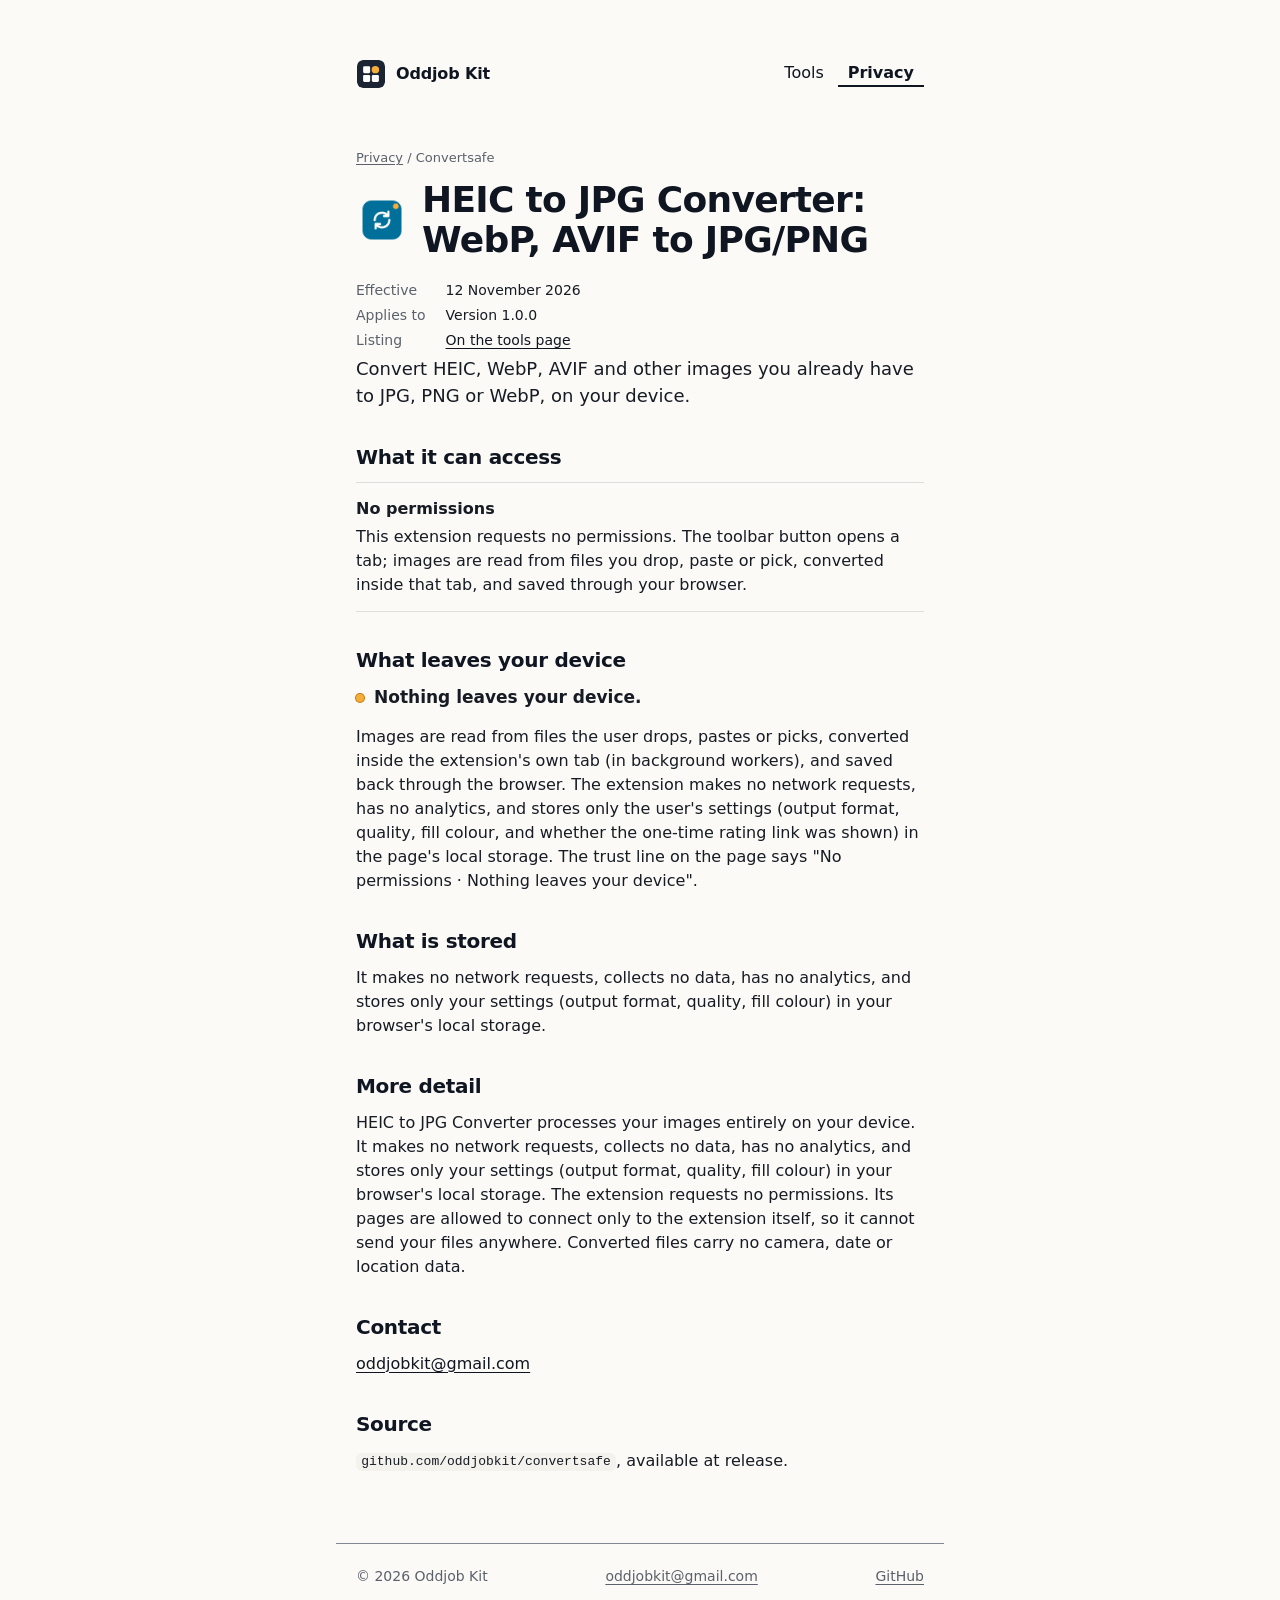
<file: privacy/convertsafe/index.html>
<!doctype html>
<html lang="en">
<head>
<meta charset="utf-8">
<meta name="viewport" content="width=device-width, initial-scale=1.0">
<meta name="color-scheme" content="light dark">
<meta name="theme-color" content="#fbf9f5" media="(prefers-color-scheme: light)">
<meta name="theme-color" content="#0b0e14" media="(prefers-color-scheme: dark)">
<title>HEIC to JPG Converter: WebP, AVIF to JPG/PNG — Privacy</title>
<meta name="description" content="Privacy policy for HEIC to JPG Converter: WebP, AVIF to JPG/PNG: what it can access, what leaves your device and what it stores.">
<link rel="canonical" href="https://oddjobkit.com/privacy/convertsafe/">
<meta property="og:title" content="HEIC to JPG Converter: WebP, AVIF to JPG/PNG — Privacy">
<meta property="og:description" content="Privacy policy for HEIC to JPG Converter: WebP, AVIF to JPG/PNG: what it can access, what leaves your device and what it stores.">
<meta property="og:url" content="https://oddjobkit.com/privacy/convertsafe/">
<meta property="og:type" content="website">
<link rel="icon" href="/favicon.svg" type="image/svg+xml">
<link rel="stylesheet" href="/assets/site.css">
<!-- generated by scripts/build-pages.ts; edit CHROMEWEBSTORE.md in the tool repo, not this file -->
</head>
<body class="doc">
<a class="skip" href="#main">Skip to content</a>
<header class="site-head">
  <div class="shell bar">
    <a class="brand" href="/"><svg viewBox="0 0 32 32" aria-hidden="true"><rect width="32" height="32" rx="7" fill="#1b2433"/><rect x="7" y="7" width="8" height="8" rx="1.5" fill="#fff"/><circle cx="21" cy="11" r="4.25" fill="#f5ae39"/><rect x="7" y="17" width="8" height="8" rx="1.5" fill="#fff"/><rect x="17" y="17" width="8" height="8" rx="1.5" fill="#fff"/></svg><span>Oddjob Kit</span></a>
    <nav class="site-nav" aria-label="Site"><ul><li><a href="/tools/">Tools</a></li><li><a href="/privacy/" aria-current="page">Privacy</a></li></ul></nav>
  </div>
</header>
<main id="main">
  <div class="shell">
<div class="doc">
<p class="crumbs"><a href="/privacy/">Privacy</a> / Convertsafe</p>
<div class="doc-head">
  <img class="tool-icon" src="/assets/icons/convertsafe.png" alt="" width="64" height="64">
  <h1>HEIC to JPG Converter: WebP, AVIF to JPG/PNG</h1>
</div>
<dl class="meta">
  <dt>Effective</dt><dd><time datetime="2026-11-12">12 November 2026</time></dd>
  <dt>Applies to</dt><dd>Version 1.0.0</dd>
  <dt>Listing</dt><dd><a href="/tools/#convertsafe">On the tools page</a></dd>
</dl>
<p class="lede">Convert HEIC, WebP, AVIF and other images you already have to JPG, PNG or WebP, on your device.</p>

<section aria-labelledby="access">
  <h2 id="access">What it can access</h2>
  <ul class="perms">
    <li><div class="perm-head"><strong>No permissions</strong></div><p>This extension requests no permissions. The toolbar button opens a tab; images are read from files you drop, paste or pick, converted inside that tab, and saved through your browser.</p></li>
  </ul>
</section>

<section aria-labelledby="leaves">
  <h2 id="leaves">What leaves your device</h2>
  <p class="assurance"><span class="dot" aria-hidden="true"></span>Nothing leaves your device.</p>
  <p>Images are read from files the user drops, pastes or picks, converted inside the extension's own tab (in background workers), and saved back through the browser. The extension makes no network requests, has no analytics, and stores only the user's settings (output format, quality, fill colour, and whether the one-time rating link was shown) in the page's local storage. The trust line on the page says &quot;No permissions · Nothing leaves your device&quot;.</p>
</section>

<section aria-labelledby="stored">
  <h2 id="stored">What is stored</h2>
  <p>It makes no network requests, collects no data, has no analytics, and stores only your settings (output format, quality, fill colour) in your browser's local storage.</p>
</section>

<section aria-labelledby="more">
  <h2 id="more">More detail</h2>
  <p>HEIC to JPG Converter processes your images entirely on your device. It makes no network requests, collects no data, has no analytics, and stores only your settings (output format, quality, fill colour) in your browser's local storage. The extension requests no permissions. Its pages are allowed to connect only to the extension itself, so it cannot send your files anywhere. Converted files carry no camera, date or location data.</p>
</section>

<section aria-labelledby="contact">
  <h2 id="contact">Contact</h2>
  <p><a href="mailto:oddjobkit@gmail.com">oddjobkit@gmail.com</a></p>
</section>

<section aria-labelledby="source">
  <h2 id="source">Source</h2>
  <p><code>github.com/oddjobkit/convertsafe</code>, available at release.</p>
</section>
</div>
  </div>
</main>
<footer class="site-foot">
  <div class="shell bar">
    <span>© 2026 Oddjob Kit</span>
    <a href="mailto:oddjobkit@gmail.com">oddjobkit@gmail.com</a>
    <a href="https://github.com/oddjobkit">GitHub</a>
  </div>
</footer>
</body>
</html>
</file>
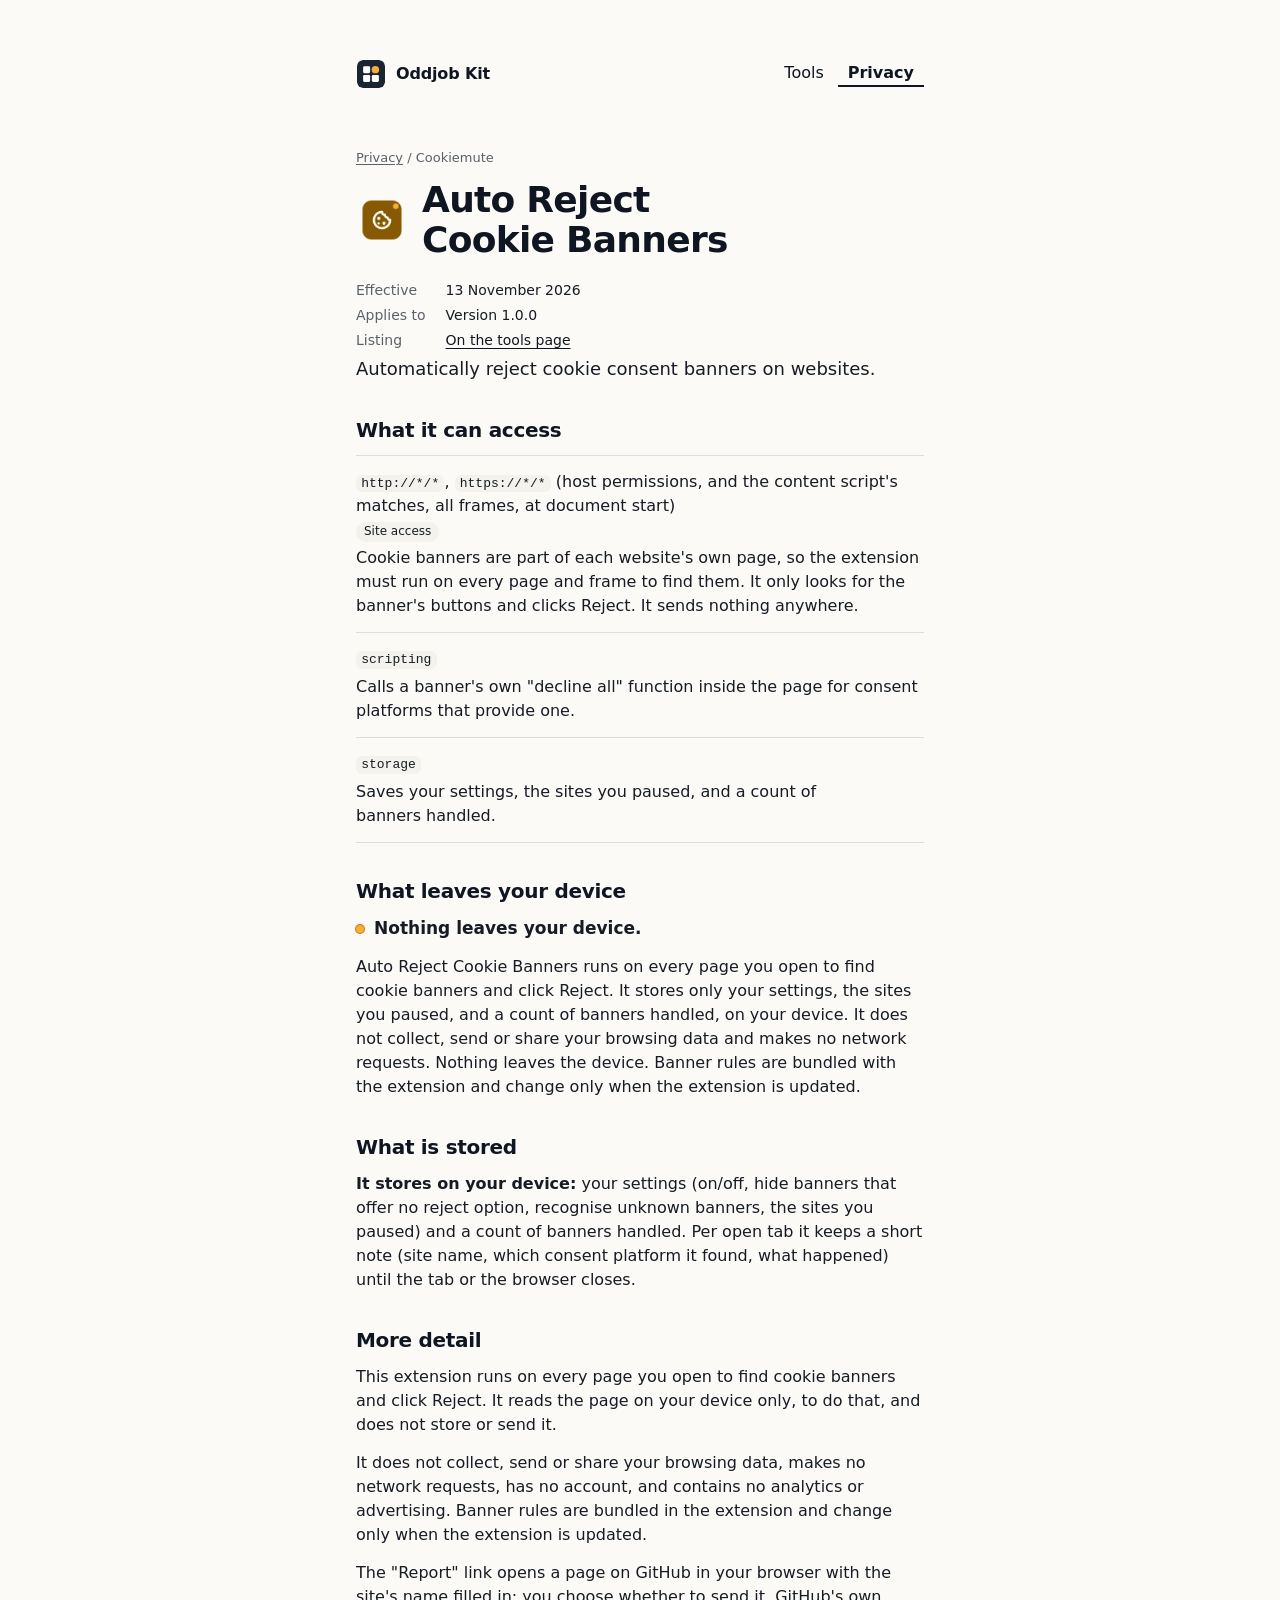
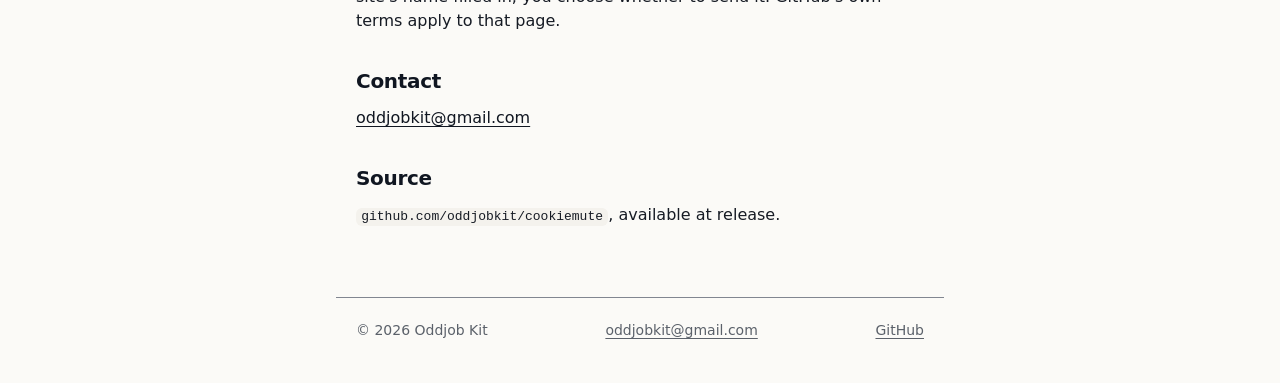
<file: privacy/cookiemute/index.html>
<!doctype html>
<html lang="en">
<head>
<meta charset="utf-8">
<meta name="viewport" content="width=device-width, initial-scale=1.0">
<meta name="color-scheme" content="light dark">
<meta name="theme-color" content="#fbf9f5" media="(prefers-color-scheme: light)">
<meta name="theme-color" content="#0b0e14" media="(prefers-color-scheme: dark)">
<title>Auto Reject Cookie Banners — Privacy</title>
<meta name="description" content="Privacy policy for Auto Reject Cookie Banners: what it can access, what leaves your device and what it stores.">
<link rel="canonical" href="https://oddjobkit.com/privacy/cookiemute/">
<meta property="og:title" content="Auto Reject Cookie Banners — Privacy">
<meta property="og:description" content="Privacy policy for Auto Reject Cookie Banners: what it can access, what leaves your device and what it stores.">
<meta property="og:url" content="https://oddjobkit.com/privacy/cookiemute/">
<meta property="og:type" content="website">
<link rel="icon" href="/favicon.svg" type="image/svg+xml">
<link rel="stylesheet" href="/assets/site.css">
<!-- generated by scripts/build-pages.ts; edit CHROMEWEBSTORE.md in the tool repo, not this file -->
</head>
<body class="doc">
<a class="skip" href="#main">Skip to content</a>
<header class="site-head">
  <div class="shell bar">
    <a class="brand" href="/"><svg viewBox="0 0 32 32" aria-hidden="true"><rect width="32" height="32" rx="7" fill="#1b2433"/><rect x="7" y="7" width="8" height="8" rx="1.5" fill="#fff"/><circle cx="21" cy="11" r="4.25" fill="#f5ae39"/><rect x="7" y="17" width="8" height="8" rx="1.5" fill="#fff"/><rect x="17" y="17" width="8" height="8" rx="1.5" fill="#fff"/></svg><span>Oddjob Kit</span></a>
    <nav class="site-nav" aria-label="Site"><ul><li><a href="/tools/">Tools</a></li><li><a href="/privacy/" aria-current="page">Privacy</a></li></ul></nav>
  </div>
</header>
<main id="main">
  <div class="shell">
<div class="doc">
<p class="crumbs"><a href="/privacy/">Privacy</a> / Cookiemute</p>
<div class="doc-head">
  <img class="tool-icon" src="/assets/icons/cookiemute.png" alt="" width="64" height="64">
  <h1>Auto Reject Cookie Banners</h1>
</div>
<dl class="meta">
  <dt>Effective</dt><dd><time datetime="2026-11-13">13 November 2026</time></dd>
  <dt>Applies to</dt><dd>Version 1.0.0</dd>
  <dt>Listing</dt><dd><a href="/tools/#cookiemute">On the tools page</a></dd>
</dl>
<p class="lede">Automatically reject cookie consent banners on websites.</p>

<section aria-labelledby="access">
  <h2 id="access">What it can access</h2>
  <ul class="perms">
    <li><div class="perm-head"><span><code>http://*/*</code>, <code>https://*/*</code> (host permissions, and the content script's matches, all frames, at document start)</span><span class="badge">Site access</span></div><p>Cookie banners are part of each website's own page, so the extension must run on every page and frame to find them. It only looks for the banner's buttons and clicks Reject. It sends nothing anywhere.</p></li>
    <li><div class="perm-head"><span><code>scripting</code></span></div><p>Calls a banner's own &quot;decline all&quot; function inside the page for consent platforms that provide one.</p></li>
    <li><div class="perm-head"><span><code>storage</code></span></div><p>Saves your settings, the sites you paused, and a count of banners handled.</p></li>
  </ul>
</section>

<section aria-labelledby="leaves">
  <h2 id="leaves">What leaves your device</h2>
  <p class="assurance"><span class="dot" aria-hidden="true"></span>Nothing leaves your device.</p>
  <p>Auto Reject Cookie Banners runs on every page you open to find cookie banners and click Reject. It stores only your settings, the sites you paused, and a count of banners handled, on your device. It does not collect, send or share your browsing data and makes no network requests. Nothing leaves the device. Banner rules are bundled with the extension and change only when the extension is updated.</p>
</section>

<section aria-labelledby="stored">
  <h2 id="stored">What is stored</h2>
  <p><strong>It stores on your device:</strong> your settings (on/off, hide banners that offer no reject option, recognise unknown banners, the sites you paused) and a count of banners handled. Per open tab it keeps a short note (site name, which consent platform it found, what happened) until the tab or the browser closes.</p>
</section>

<section aria-labelledby="more">
  <h2 id="more">More detail</h2>
  <p>This extension runs on every page you open to find cookie banners and click Reject. It reads the page on your device only, to do that, and does not store or send it.</p>
  <p>It does not collect, send or share your browsing data, makes no network requests, has no account, and contains no analytics or advertising. Banner rules are bundled in the extension and change only when the extension is updated.</p>
  <p>The &quot;Report&quot; link opens a page on GitHub in your browser with the site's name filled in; you choose whether to send it. GitHub's own terms apply to that page.</p>
</section>

<section aria-labelledby="contact">
  <h2 id="contact">Contact</h2>
  <p><a href="mailto:oddjobkit@gmail.com">oddjobkit@gmail.com</a></p>
</section>

<section aria-labelledby="source">
  <h2 id="source">Source</h2>
  <p><code>github.com/oddjobkit/cookiemute</code>, available at release.</p>
</section>
</div>
  </div>
</main>
<footer class="site-foot">
  <div class="shell bar">
    <span>© 2026 Oddjob Kit</span>
    <a href="mailto:oddjobkit@gmail.com">oddjobkit@gmail.com</a>
    <a href="https://github.com/oddjobkit">GitHub</a>
  </div>
</footer>
</body>
</html>
</file>
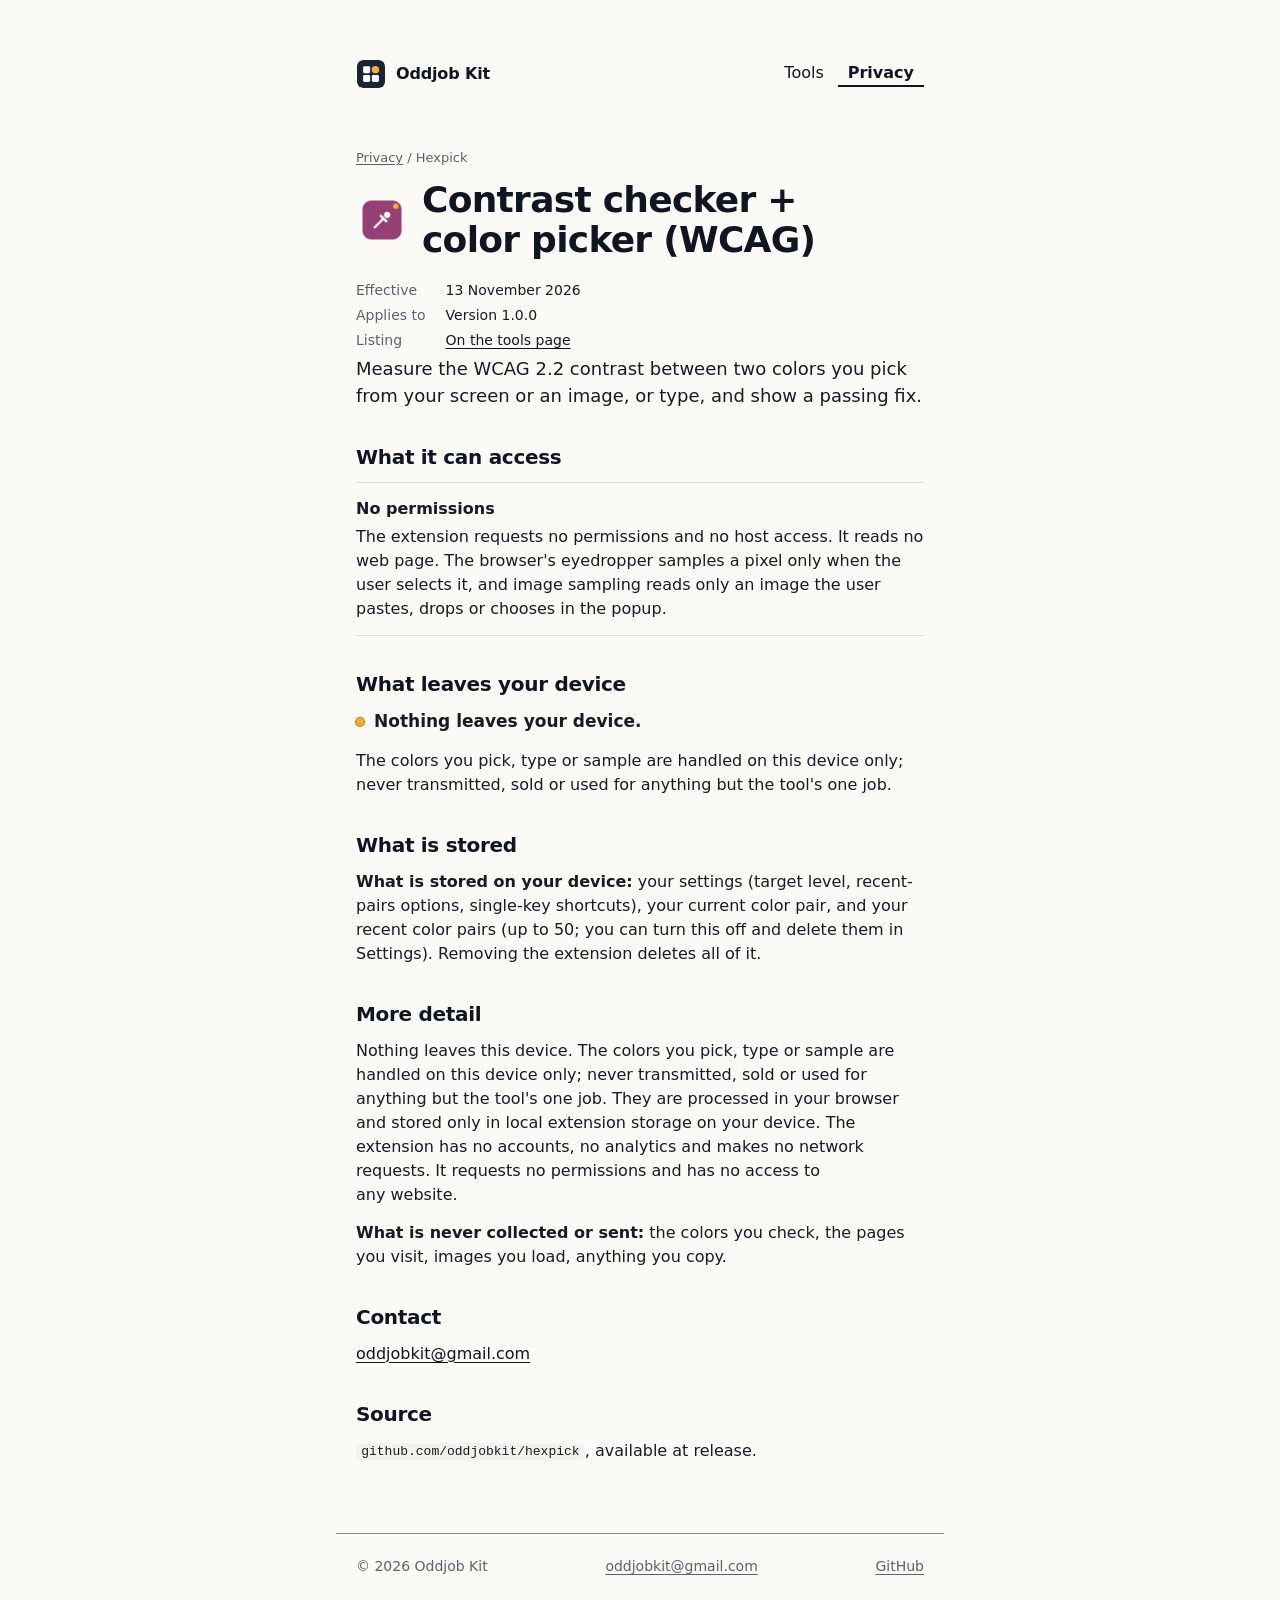
<file: privacy/hexpick/index.html>
<!doctype html>
<html lang="en">
<head>
<meta charset="utf-8">
<meta name="viewport" content="width=device-width, initial-scale=1.0">
<meta name="color-scheme" content="light dark">
<meta name="theme-color" content="#fbf9f5" media="(prefers-color-scheme: light)">
<meta name="theme-color" content="#0b0e14" media="(prefers-color-scheme: dark)">
<title>Contrast checker + color picker (WCAG) — Privacy</title>
<meta name="description" content="Privacy policy for Contrast checker + color picker (WCAG): what it can access, what leaves your device and what it stores.">
<link rel="canonical" href="https://oddjobkit.com/privacy/hexpick/">
<meta property="og:title" content="Contrast checker + color picker (WCAG) — Privacy">
<meta property="og:description" content="Privacy policy for Contrast checker + color picker (WCAG): what it can access, what leaves your device and what it stores.">
<meta property="og:url" content="https://oddjobkit.com/privacy/hexpick/">
<meta property="og:type" content="website">
<link rel="icon" href="/favicon.svg" type="image/svg+xml">
<link rel="stylesheet" href="/assets/site.css">
<!-- generated by scripts/build-pages.ts; edit CHROMEWEBSTORE.md in the tool repo, not this file -->
</head>
<body class="doc">
<a class="skip" href="#main">Skip to content</a>
<header class="site-head">
  <div class="shell bar">
    <a class="brand" href="/"><svg viewBox="0 0 32 32" aria-hidden="true"><rect width="32" height="32" rx="7" fill="#1b2433"/><rect x="7" y="7" width="8" height="8" rx="1.5" fill="#fff"/><circle cx="21" cy="11" r="4.25" fill="#f5ae39"/><rect x="7" y="17" width="8" height="8" rx="1.5" fill="#fff"/><rect x="17" y="17" width="8" height="8" rx="1.5" fill="#fff"/></svg><span>Oddjob Kit</span></a>
    <nav class="site-nav" aria-label="Site"><ul><li><a href="/tools/">Tools</a></li><li><a href="/privacy/" aria-current="page">Privacy</a></li></ul></nav>
  </div>
</header>
<main id="main">
  <div class="shell">
<div class="doc">
<p class="crumbs"><a href="/privacy/">Privacy</a> / Hexpick</p>
<div class="doc-head">
  <img class="tool-icon" src="/assets/icons/hexpick.png" alt="" width="64" height="64">
  <h1>Contrast checker + color picker (WCAG)</h1>
</div>
<dl class="meta">
  <dt>Effective</dt><dd><time datetime="2026-11-13">13 November 2026</time></dd>
  <dt>Applies to</dt><dd>Version 1.0.0</dd>
  <dt>Listing</dt><dd><a href="/tools/#hexpick">On the tools page</a></dd>
</dl>
<p class="lede">Measure the WCAG 2.2 contrast between two colors you pick from your screen or an image, or type, and show a passing fix.</p>

<section aria-labelledby="access">
  <h2 id="access">What it can access</h2>
  <ul class="perms">
    <li><div class="perm-head"><strong>No permissions</strong></div><p>The extension requests no permissions and no host access. It reads no web page. The browser's eyedropper samples a pixel only when the user selects it, and image sampling reads only an image the user pastes, drops or chooses in the popup.</p></li>
  </ul>
</section>

<section aria-labelledby="leaves">
  <h2 id="leaves">What leaves your device</h2>
  <p class="assurance"><span class="dot" aria-hidden="true"></span>Nothing leaves your device.</p>
  <p>The colors you pick, type or sample are handled on this device only; never transmitted, sold or used for anything but the tool's one job.</p>
</section>

<section aria-labelledby="stored">
  <h2 id="stored">What is stored</h2>
  <p><strong>What is stored on your device:</strong> your settings (target level, recent-pairs options, single-key shortcuts), your current color pair, and your recent color pairs (up to 50; you can turn this off and delete them in Settings). Removing the extension deletes all of it.</p>
</section>

<section aria-labelledby="more">
  <h2 id="more">More detail</h2>
  <p>Nothing leaves this device. The colors you pick, type or sample are handled on this device only; never transmitted, sold or used for anything but the tool's one job. They are processed in your browser and stored only in local extension storage on your device. The extension has no accounts, no analytics and makes no network requests. It requests no permissions and has no access to any website.</p>
  <p><strong>What is never collected or sent:</strong> the colors you check, the pages you visit, images you load, anything you copy.</p>
</section>

<section aria-labelledby="contact">
  <h2 id="contact">Contact</h2>
  <p><a href="mailto:oddjobkit@gmail.com">oddjobkit@gmail.com</a></p>
</section>

<section aria-labelledby="source">
  <h2 id="source">Source</h2>
  <p><code>github.com/oddjobkit/hexpick</code>, available at release.</p>
</section>
</div>
  </div>
</main>
<footer class="site-foot">
  <div class="shell bar">
    <span>© 2026 Oddjob Kit</span>
    <a href="mailto:oddjobkit@gmail.com">oddjobkit@gmail.com</a>
    <a href="https://github.com/oddjobkit">GitHub</a>
  </div>
</footer>
</body>
</html>
</file>
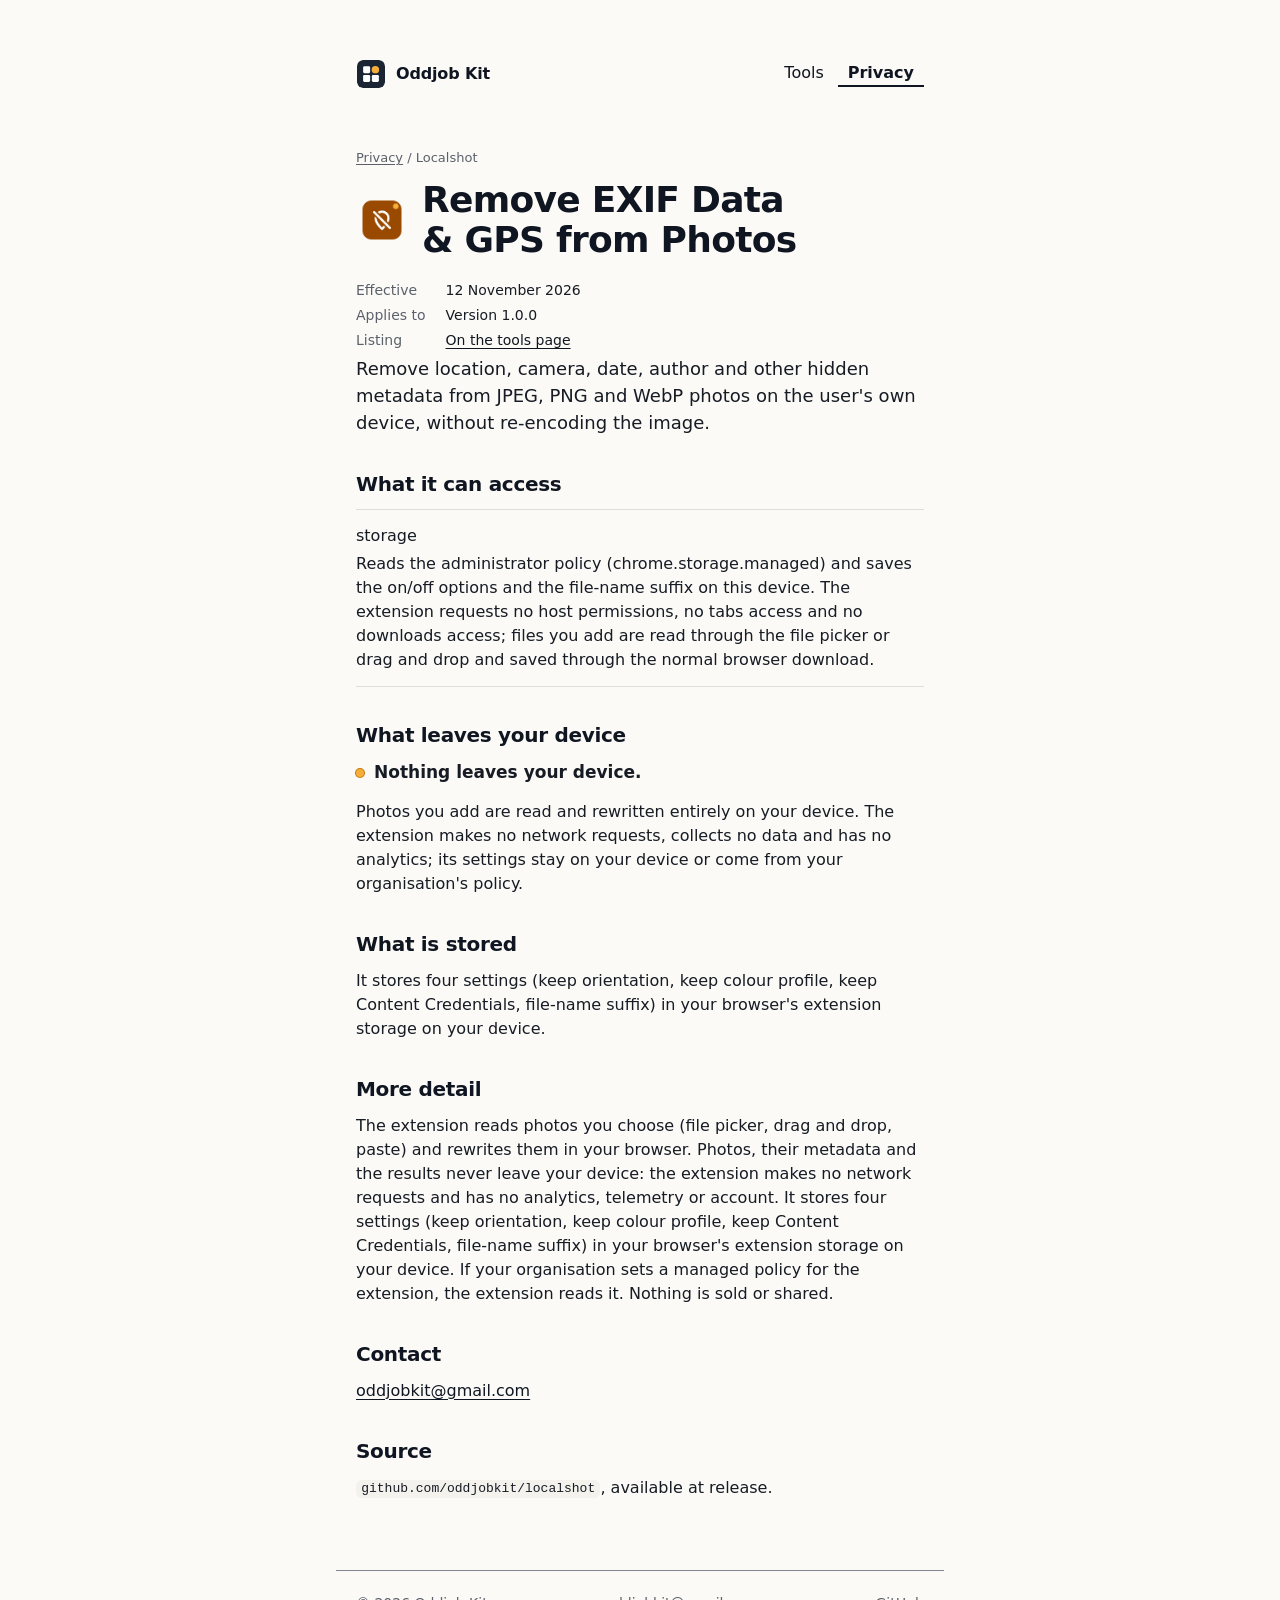
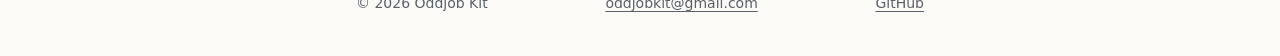
<file: privacy/localshot/index.html>
<!doctype html>
<html lang="en">
<head>
<meta charset="utf-8">
<meta name="viewport" content="width=device-width, initial-scale=1.0">
<meta name="color-scheme" content="light dark">
<meta name="theme-color" content="#fbf9f5" media="(prefers-color-scheme: light)">
<meta name="theme-color" content="#0b0e14" media="(prefers-color-scheme: dark)">
<title>Remove EXIF Data &amp; GPS from Photos — Privacy</title>
<meta name="description" content="Privacy policy for Remove EXIF Data &amp; GPS from Photos: what it can access, what leaves your device and what it stores.">
<link rel="canonical" href="https://oddjobkit.com/privacy/localshot/">
<meta property="og:title" content="Remove EXIF Data &amp; GPS from Photos — Privacy">
<meta property="og:description" content="Privacy policy for Remove EXIF Data &amp; GPS from Photos: what it can access, what leaves your device and what it stores.">
<meta property="og:url" content="https://oddjobkit.com/privacy/localshot/">
<meta property="og:type" content="website">
<link rel="icon" href="/favicon.svg" type="image/svg+xml">
<link rel="stylesheet" href="/assets/site.css">
<!-- generated by scripts/build-pages.ts; edit CHROMEWEBSTORE.md in the tool repo, not this file -->
</head>
<body class="doc">
<a class="skip" href="#main">Skip to content</a>
<header class="site-head">
  <div class="shell bar">
    <a class="brand" href="/"><svg viewBox="0 0 32 32" aria-hidden="true"><rect width="32" height="32" rx="7" fill="#1b2433"/><rect x="7" y="7" width="8" height="8" rx="1.5" fill="#fff"/><circle cx="21" cy="11" r="4.25" fill="#f5ae39"/><rect x="7" y="17" width="8" height="8" rx="1.5" fill="#fff"/><rect x="17" y="17" width="8" height="8" rx="1.5" fill="#fff"/></svg><span>Oddjob Kit</span></a>
    <nav class="site-nav" aria-label="Site"><ul><li><a href="/tools/">Tools</a></li><li><a href="/privacy/" aria-current="page">Privacy</a></li></ul></nav>
  </div>
</header>
<main id="main">
  <div class="shell">
<div class="doc">
<p class="crumbs"><a href="/privacy/">Privacy</a> / Localshot</p>
<div class="doc-head">
  <img class="tool-icon" src="/assets/icons/localshot.png" alt="" width="64" height="64">
  <h1>Remove EXIF Data &amp; GPS from Photos</h1>
</div>
<dl class="meta">
  <dt>Effective</dt><dd><time datetime="2026-11-12">12 November 2026</time></dd>
  <dt>Applies to</dt><dd>Version 1.0.0</dd>
  <dt>Listing</dt><dd><a href="/tools/#localshot">On the tools page</a></dd>
</dl>
<p class="lede">Remove location, camera, date, author and other hidden metadata from JPEG, PNG and WebP photos on the user's own device, without re-encoding the image.</p>

<section aria-labelledby="access">
  <h2 id="access">What it can access</h2>
  <ul class="perms">
    <li><div class="perm-head"><span>storage</span></div><p>Reads the administrator policy (chrome.storage.managed) and saves the on/off options and the file-name suffix on this device. The extension requests no host permissions, no tabs access and no downloads access; files you add are read through the file picker or drag and drop and saved through the normal browser download.</p></li>
  </ul>
</section>

<section aria-labelledby="leaves">
  <h2 id="leaves">What leaves your device</h2>
  <p class="assurance"><span class="dot" aria-hidden="true"></span>Nothing leaves your device.</p>
  <p>Photos you add are read and rewritten entirely on your device. The extension makes no network requests, collects no data and has no analytics; its settings stay on your device or come from your organisation's policy.</p>
</section>

<section aria-labelledby="stored">
  <h2 id="stored">What is stored</h2>
  <p>It stores four settings (keep orientation, keep colour profile, keep Content Credentials, file-name suffix) in your browser's extension storage on your device.</p>
</section>

<section aria-labelledby="more">
  <h2 id="more">More detail</h2>
  <p>The extension reads photos you choose (file picker, drag and drop, paste) and rewrites them in your browser. Photos, their metadata and the results never leave your device: the extension makes no network requests and has no analytics, telemetry or account. It stores four settings (keep orientation, keep colour profile, keep Content Credentials, file-name suffix) in your browser's extension storage on your device. If your organisation sets a managed policy for the extension, the extension reads it. Nothing is sold or shared.</p>
</section>

<section aria-labelledby="contact">
  <h2 id="contact">Contact</h2>
  <p><a href="mailto:oddjobkit@gmail.com">oddjobkit@gmail.com</a></p>
</section>

<section aria-labelledby="source">
  <h2 id="source">Source</h2>
  <p><code>github.com/oddjobkit/localshot</code>, available at release.</p>
</section>
</div>
  </div>
</main>
<footer class="site-foot">
  <div class="shell bar">
    <span>© 2026 Oddjob Kit</span>
    <a href="mailto:oddjobkit@gmail.com">oddjobkit@gmail.com</a>
    <a href="https://github.com/oddjobkit">GitHub</a>
  </div>
</footer>
</body>
</html>
</file>
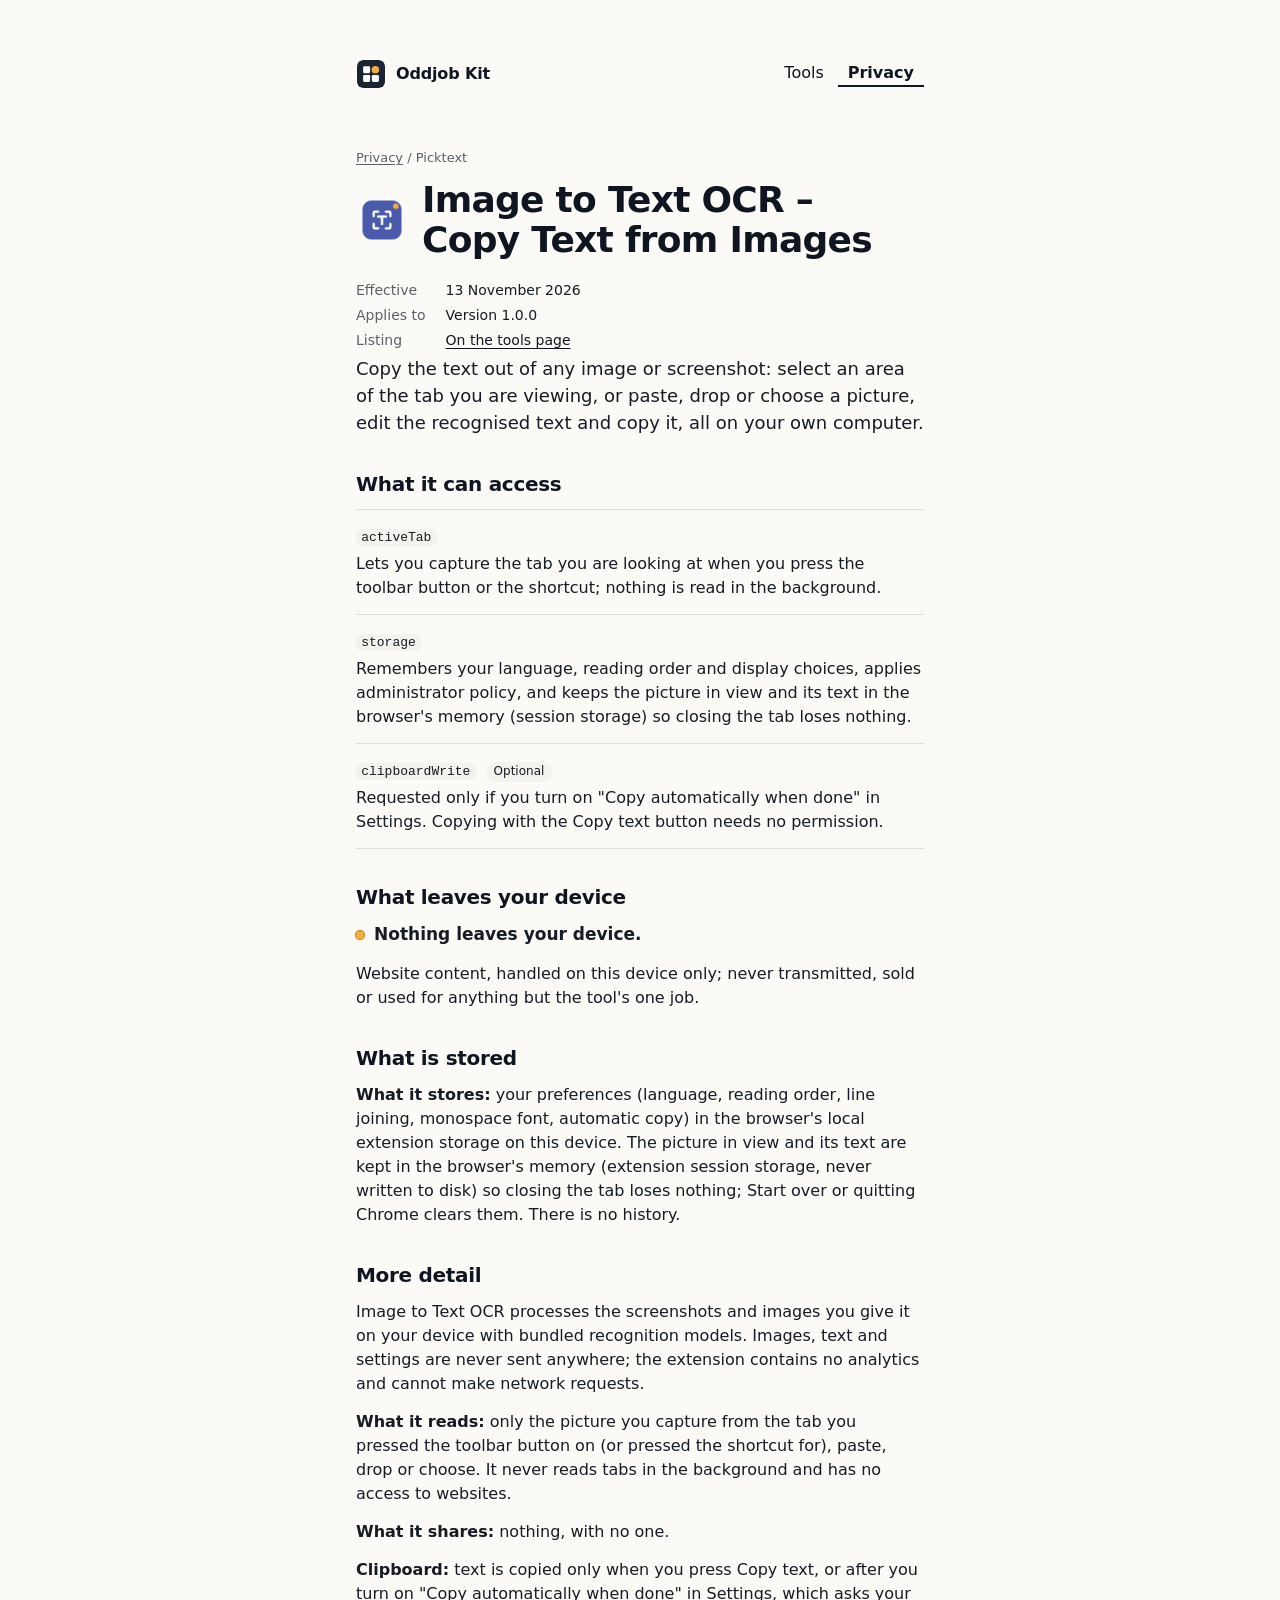
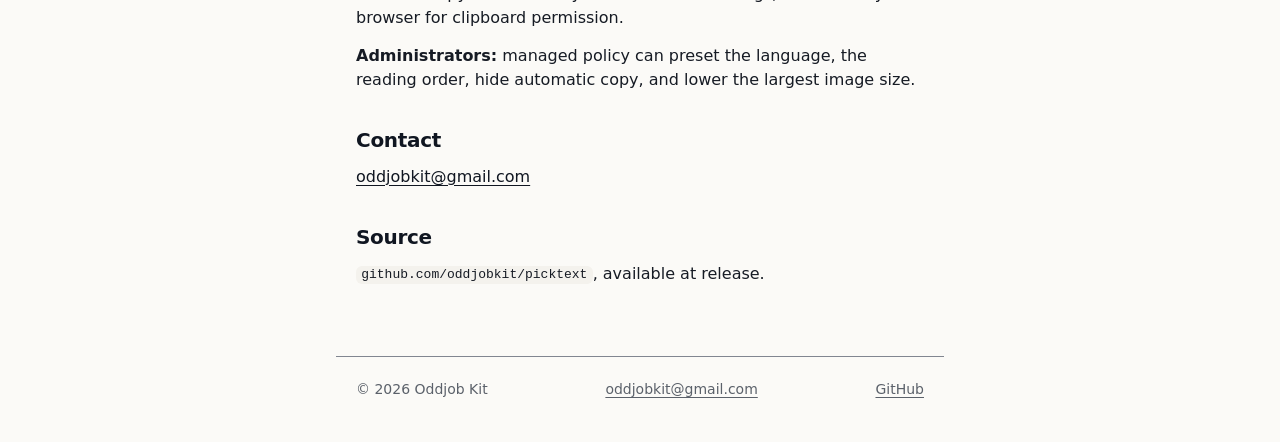
<file: privacy/picktext/index.html>
<!doctype html>
<html lang="en">
<head>
<meta charset="utf-8">
<meta name="viewport" content="width=device-width, initial-scale=1.0">
<meta name="color-scheme" content="light dark">
<meta name="theme-color" content="#fbf9f5" media="(prefers-color-scheme: light)">
<meta name="theme-color" content="#0b0e14" media="(prefers-color-scheme: dark)">
<title>Image to Text OCR – Copy Text from Images — Privacy</title>
<meta name="description" content="Privacy policy for Image to Text OCR – Copy Text from Images: what it can access, what leaves your device and what it stores.">
<link rel="canonical" href="https://oddjobkit.com/privacy/picktext/">
<meta property="og:title" content="Image to Text OCR – Copy Text from Images — Privacy">
<meta property="og:description" content="Privacy policy for Image to Text OCR – Copy Text from Images: what it can access, what leaves your device and what it stores.">
<meta property="og:url" content="https://oddjobkit.com/privacy/picktext/">
<meta property="og:type" content="website">
<link rel="icon" href="/favicon.svg" type="image/svg+xml">
<link rel="stylesheet" href="/assets/site.css">
<!-- generated by scripts/build-pages.ts; edit CHROMEWEBSTORE.md in the tool repo, not this file -->
</head>
<body class="doc">
<a class="skip" href="#main">Skip to content</a>
<header class="site-head">
  <div class="shell bar">
    <a class="brand" href="/"><svg viewBox="0 0 32 32" aria-hidden="true"><rect width="32" height="32" rx="7" fill="#1b2433"/><rect x="7" y="7" width="8" height="8" rx="1.5" fill="#fff"/><circle cx="21" cy="11" r="4.25" fill="#f5ae39"/><rect x="7" y="17" width="8" height="8" rx="1.5" fill="#fff"/><rect x="17" y="17" width="8" height="8" rx="1.5" fill="#fff"/></svg><span>Oddjob Kit</span></a>
    <nav class="site-nav" aria-label="Site"><ul><li><a href="/tools/">Tools</a></li><li><a href="/privacy/" aria-current="page">Privacy</a></li></ul></nav>
  </div>
</header>
<main id="main">
  <div class="shell">
<div class="doc">
<p class="crumbs"><a href="/privacy/">Privacy</a> / Picktext</p>
<div class="doc-head">
  <img class="tool-icon" src="/assets/icons/picktext.png" alt="" width="64" height="64">
  <h1>Image to Text OCR – Copy Text from Images</h1>
</div>
<dl class="meta">
  <dt>Effective</dt><dd><time datetime="2026-11-13">13 November 2026</time></dd>
  <dt>Applies to</dt><dd>Version 1.0.0</dd>
  <dt>Listing</dt><dd><a href="/tools/#picktext">On the tools page</a></dd>
</dl>
<p class="lede">Copy the text out of any image or screenshot: select an area of the tab you are viewing, or paste, drop or choose a picture, edit the recognised text and copy it, all on your own computer.</p>

<section aria-labelledby="access">
  <h2 id="access">What it can access</h2>
  <ul class="perms">
    <li><div class="perm-head"><span><code>activeTab</code></span></div><p>Lets you capture the tab you are looking at when you press the toolbar button or the shortcut; nothing is read in the background.</p></li>
    <li><div class="perm-head"><span><code>storage</code></span></div><p>Remembers your language, reading order and display choices, applies administrator policy, and keeps the picture in view and its text in the browser's memory (session storage) so closing the tab loses nothing.</p></li>
    <li><div class="perm-head"><span><code>clipboardWrite</code></span><span class="badge">Optional</span></div><p>Requested only if you turn on &quot;Copy automatically when done&quot; in Settings. Copying with the Copy text button needs no permission.</p></li>
  </ul>
</section>

<section aria-labelledby="leaves">
  <h2 id="leaves">What leaves your device</h2>
  <p class="assurance"><span class="dot" aria-hidden="true"></span>Nothing leaves your device.</p>
  <p>Website content, handled on this device only; never transmitted, sold or used for anything but the tool's one job.</p>
</section>

<section aria-labelledby="stored">
  <h2 id="stored">What is stored</h2>
  <p><strong>What it stores:</strong> your preferences (language, reading order, line joining, monospace font, automatic copy) in the browser's local extension storage on this device. The picture in view and its text are kept in the browser's memory (extension session storage, never written to disk) so closing the tab loses nothing; Start over or quitting Chrome clears them. There is no history.</p>
</section>

<section aria-labelledby="more">
  <h2 id="more">More detail</h2>
  <p>Image to Text OCR processes the screenshots and images you give it on your device with bundled recognition models. Images, text and settings are never sent anywhere; the extension contains no analytics and cannot make network requests.</p>
  <p><strong>What it reads:</strong> only the picture you capture from the tab you pressed the toolbar button on (or pressed the shortcut for), paste, drop or choose. It never reads tabs in the background and has no access to websites.</p>
  <p><strong>What it shares:</strong> nothing, with no one.</p>
  <p><strong>Clipboard:</strong> text is copied only when you press Copy text, or after you turn on &quot;Copy automatically when done&quot; in Settings, which asks your browser for clipboard permission.</p>
  <p><strong>Administrators:</strong> managed policy can preset the language, the reading order, hide automatic copy, and lower the largest image size.</p>
</section>

<section aria-labelledby="contact">
  <h2 id="contact">Contact</h2>
  <p><a href="mailto:oddjobkit@gmail.com">oddjobkit@gmail.com</a></p>
</section>

<section aria-labelledby="source">
  <h2 id="source">Source</h2>
  <p><code>github.com/oddjobkit/picktext</code>, available at release.</p>
</section>
</div>
  </div>
</main>
<footer class="site-foot">
  <div class="shell bar">
    <span>© 2026 Oddjob Kit</span>
    <a href="mailto:oddjobkit@gmail.com">oddjobkit@gmail.com</a>
    <a href="https://github.com/oddjobkit">GitHub</a>
  </div>
</footer>
</body>
</html>
</file>
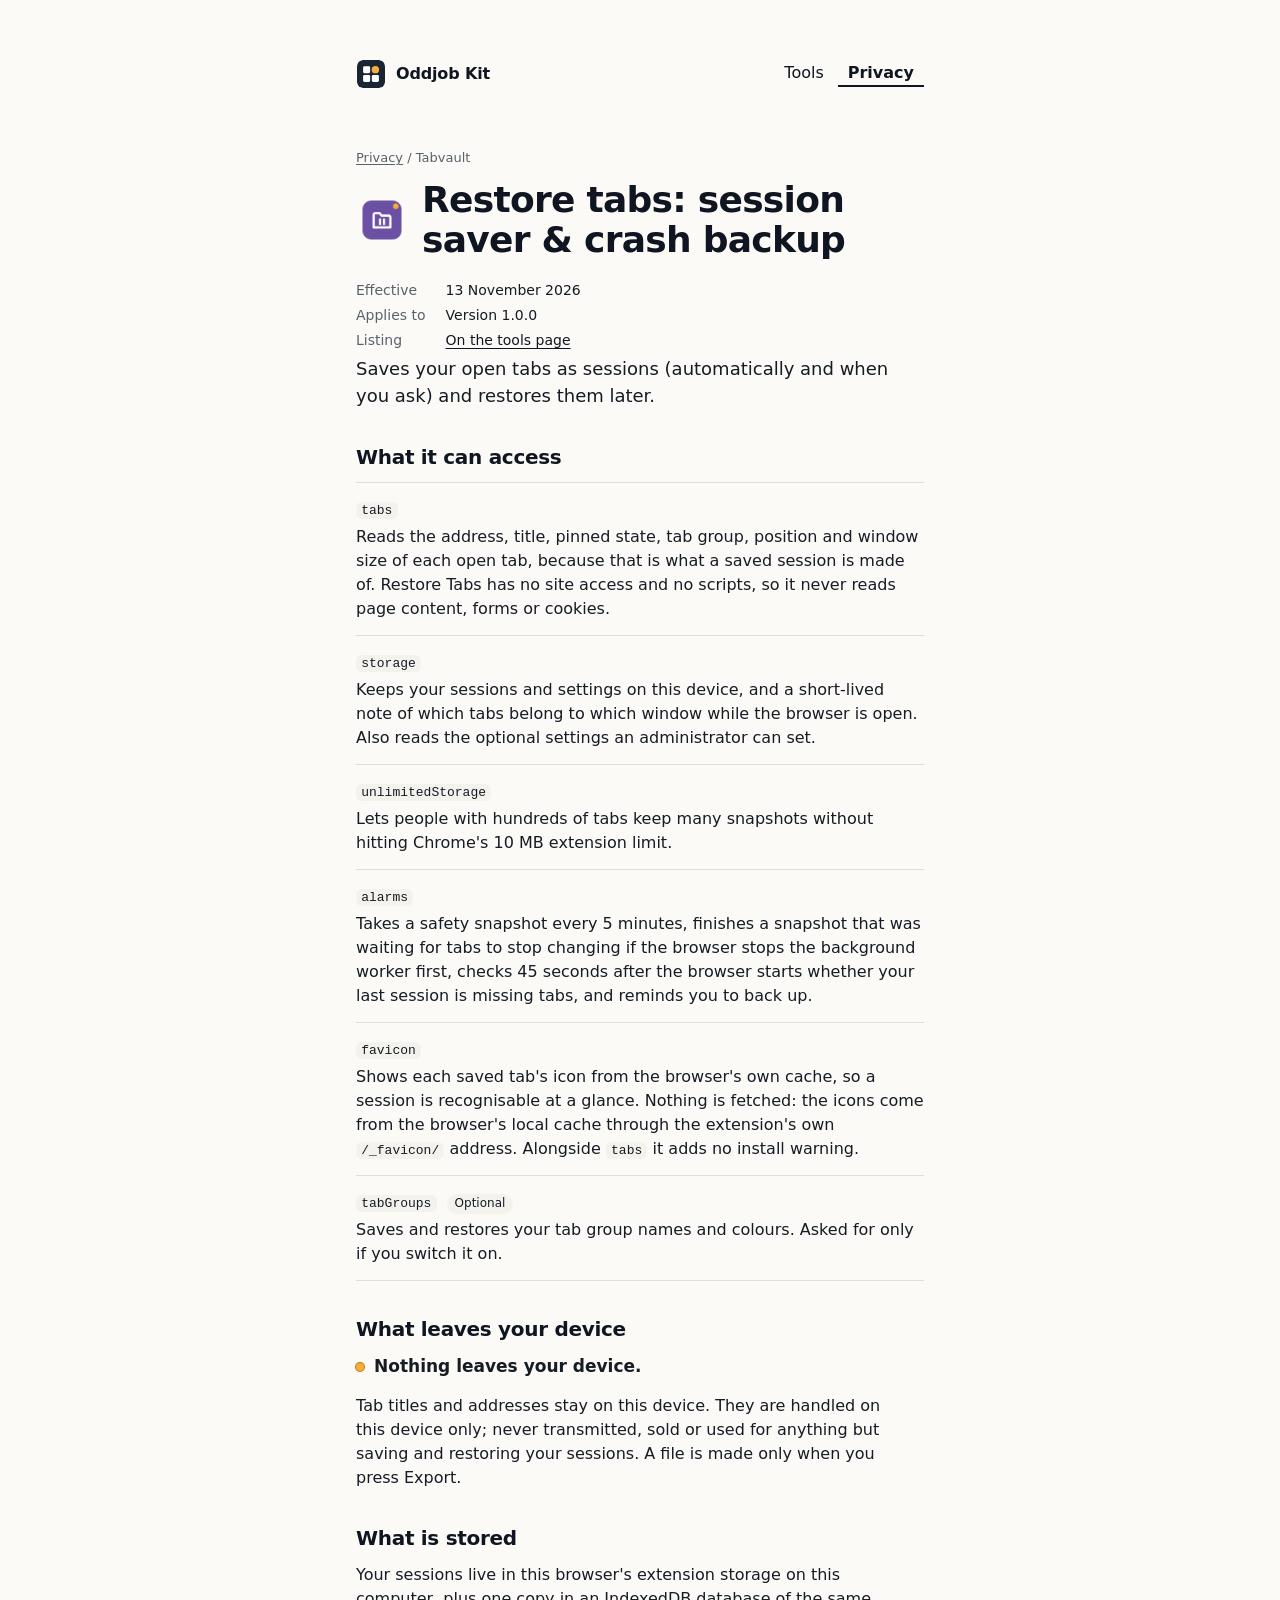
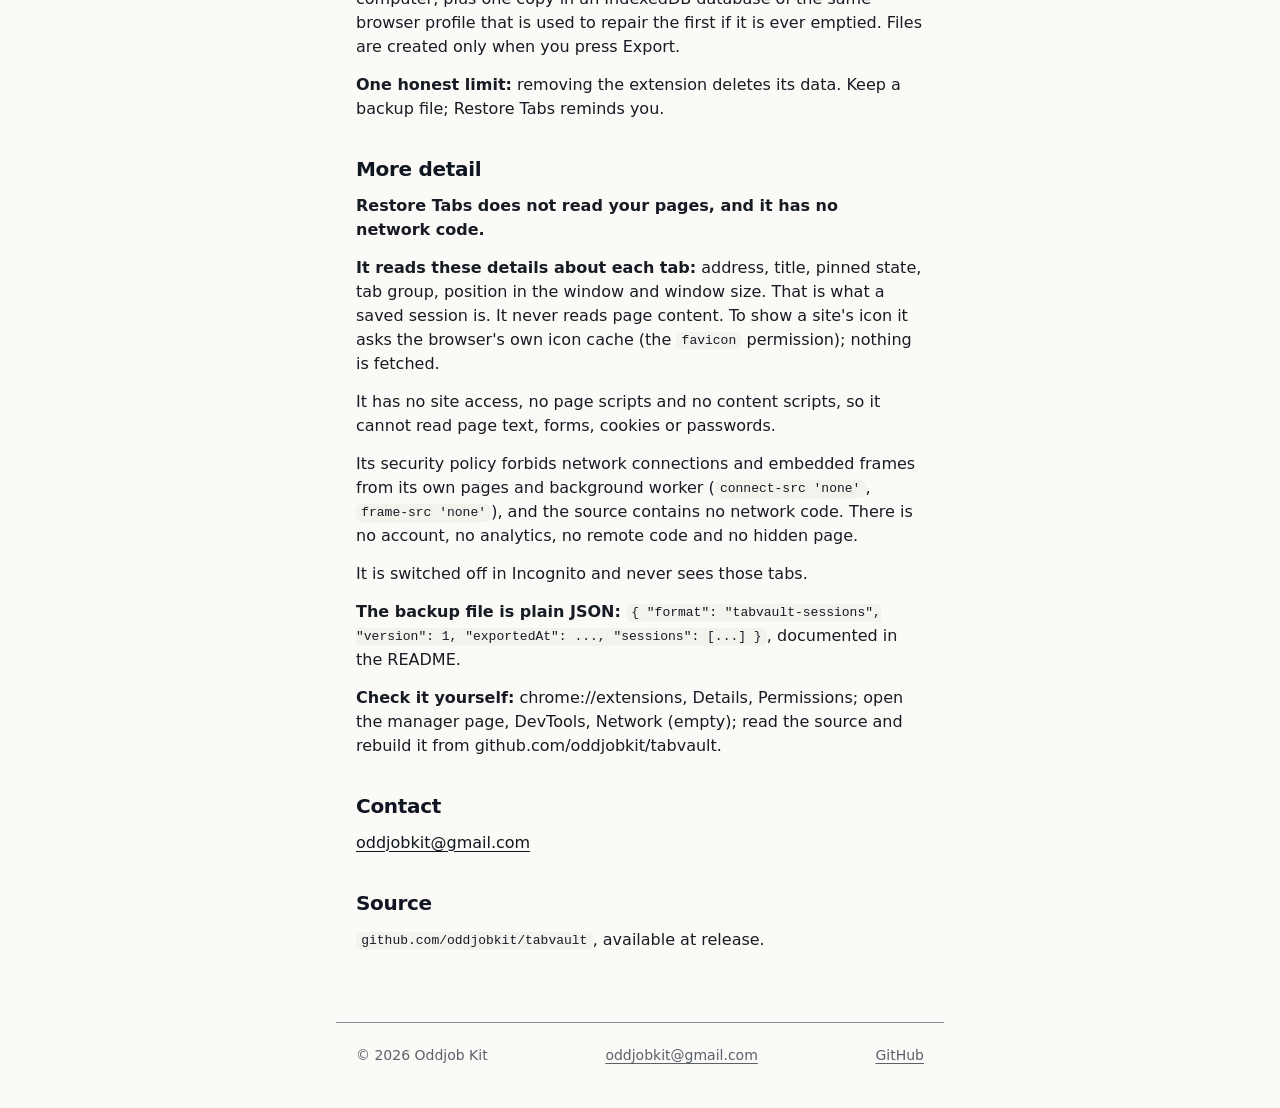
<file: privacy/tabvault/index.html>
<!doctype html>
<html lang="en">
<head>
<meta charset="utf-8">
<meta name="viewport" content="width=device-width, initial-scale=1.0">
<meta name="color-scheme" content="light dark">
<meta name="theme-color" content="#fbf9f5" media="(prefers-color-scheme: light)">
<meta name="theme-color" content="#0b0e14" media="(prefers-color-scheme: dark)">
<title>Restore tabs: session saver &amp; crash backup — Privacy</title>
<meta name="description" content="Privacy policy for Restore tabs: session saver &amp; crash backup: what it can access, what leaves your device and what it stores.">
<link rel="canonical" href="https://oddjobkit.com/privacy/tabvault/">
<meta property="og:title" content="Restore tabs: session saver &amp; crash backup — Privacy">
<meta property="og:description" content="Privacy policy for Restore tabs: session saver &amp; crash backup: what it can access, what leaves your device and what it stores.">
<meta property="og:url" content="https://oddjobkit.com/privacy/tabvault/">
<meta property="og:type" content="website">
<link rel="icon" href="/favicon.svg" type="image/svg+xml">
<link rel="stylesheet" href="/assets/site.css">
<!-- generated by scripts/build-pages.ts; edit CHROMEWEBSTORE.md in the tool repo, not this file -->
</head>
<body class="doc">
<a class="skip" href="#main">Skip to content</a>
<header class="site-head">
  <div class="shell bar">
    <a class="brand" href="/"><svg viewBox="0 0 32 32" aria-hidden="true"><rect width="32" height="32" rx="7" fill="#1b2433"/><rect x="7" y="7" width="8" height="8" rx="1.5" fill="#fff"/><circle cx="21" cy="11" r="4.25" fill="#f5ae39"/><rect x="7" y="17" width="8" height="8" rx="1.5" fill="#fff"/><rect x="17" y="17" width="8" height="8" rx="1.5" fill="#fff"/></svg><span>Oddjob Kit</span></a>
    <nav class="site-nav" aria-label="Site"><ul><li><a href="/tools/">Tools</a></li><li><a href="/privacy/" aria-current="page">Privacy</a></li></ul></nav>
  </div>
</header>
<main id="main">
  <div class="shell">
<div class="doc">
<p class="crumbs"><a href="/privacy/">Privacy</a> / Tabvault</p>
<div class="doc-head">
  <img class="tool-icon" src="/assets/icons/tabvault.png" alt="" width="64" height="64">
  <h1>Restore tabs: session saver &amp; crash backup</h1>
</div>
<dl class="meta">
  <dt>Effective</dt><dd><time datetime="2026-11-13">13 November 2026</time></dd>
  <dt>Applies to</dt><dd>Version 1.0.0</dd>
  <dt>Listing</dt><dd><a href="/tools/#tabvault">On the tools page</a></dd>
</dl>
<p class="lede">Saves your open tabs as sessions (automatically and when you ask) and restores them later.</p>

<section aria-labelledby="access">
  <h2 id="access">What it can access</h2>
  <ul class="perms">
    <li><div class="perm-head"><span><code>tabs</code></span></div><p>Reads the address, title, pinned state, tab group, position and window size of each open tab, because that is what a saved session is made of. Restore Tabs has no site access and no scripts, so it never reads page content, forms or cookies.</p></li>
    <li><div class="perm-head"><span><code>storage</code></span></div><p>Keeps your sessions and settings on this device, and a short-lived note of which tabs belong to which window while the browser is open. Also reads the optional settings an administrator can set.</p></li>
    <li><div class="perm-head"><span><code>unlimitedStorage</code></span></div><p>Lets people with hundreds of tabs keep many snapshots without hitting Chrome's 10 MB extension limit.</p></li>
    <li><div class="perm-head"><span><code>alarms</code></span></div><p>Takes a safety snapshot every 5 minutes, finishes a snapshot that was waiting for tabs to stop changing if the browser stops the background worker first, checks 45 seconds after the browser starts whether your last session is missing tabs, and reminds you to back up.</p></li>
    <li><div class="perm-head"><span><code>favicon</code></span></div><p>Shows each saved tab's icon from the browser's own cache, so a session is recognisable at a glance. Nothing is fetched: the icons come from the browser's local cache through the extension's own <code>/_favicon/</code> address. Alongside <code>tabs</code> it adds no install warning.</p></li>
    <li><div class="perm-head"><span><code>tabGroups</code></span><span class="badge">Optional</span></div><p>Saves and restores your tab group names and colours. Asked for only if you switch it on.</p></li>
  </ul>
</section>

<section aria-labelledby="leaves">
  <h2 id="leaves">What leaves your device</h2>
  <p class="assurance"><span class="dot" aria-hidden="true"></span>Nothing leaves your device.</p>
  <p>Tab titles and addresses stay on this device. They are handled on this device only; never transmitted, sold or used for anything but saving and restoring your sessions. A file is made only when you press Export.</p>
</section>

<section aria-labelledby="stored">
  <h2 id="stored">What is stored</h2>
  <p>Your sessions live in this browser's extension storage on this computer, plus one copy in an IndexedDB database of the same browser profile that is used to repair the first if it is ever emptied. Files are created only when you press Export.</p>
  <p><strong>One honest limit:</strong> removing the extension deletes its data. Keep a backup file; Restore Tabs reminds you.</p>
</section>

<section aria-labelledby="more">
  <h2 id="more">More detail</h2>
  <p><strong>Restore Tabs does not read your pages, and it has no network code.</strong></p>
  <p><strong>It reads these details about each tab:</strong> address, title, pinned state, tab group, position in the window and window size. That is what a saved session is. It never reads page content. To show a site's icon it asks the browser's own icon cache (the <code>favicon</code> permission); nothing is fetched.</p>
  <p>It has no site access, no page scripts and no content scripts, so it cannot read page text, forms, cookies or passwords.</p>
  <p>Its security policy forbids network connections and embedded frames from its own pages and background worker (<code>connect-src 'none'</code>, <code>frame-src 'none'</code>), and the source contains no network code. There is no account, no analytics, no remote code and no hidden page.</p>
  <p>It is switched off in Incognito and never sees those tabs.</p>
  <p><strong>The backup file is plain JSON:</strong> <code>{ &quot;format&quot;: &quot;tabvault-sessions&quot;, &quot;version&quot;: 1, &quot;exportedAt&quot;: ..., &quot;sessions&quot;: [...] }</code>, documented in the README.</p>
  <p><strong>Check it yourself:</strong> chrome://extensions, Details, Permissions; open the manager page, DevTools, Network (empty); read the source and rebuild it from github.com/oddjobkit/tabvault.</p>
</section>

<section aria-labelledby="contact">
  <h2 id="contact">Contact</h2>
  <p><a href="mailto:oddjobkit@gmail.com">oddjobkit@gmail.com</a></p>
</section>

<section aria-labelledby="source">
  <h2 id="source">Source</h2>
  <p><code>github.com/oddjobkit/tabvault</code>, available at release.</p>
</section>
</div>
  </div>
</main>
<footer class="site-foot">
  <div class="shell bar">
    <span>© 2026 Oddjob Kit</span>
    <a href="mailto:oddjobkit@gmail.com">oddjobkit@gmail.com</a>
    <a href="https://github.com/oddjobkit">GitHub</a>
  </div>
</footer>
</body>
</html>
</file>
<file: assets/site.css>
/*
 * Oddjob Kit site stylesheet, shared by the generated pages (privacy/, tools/).
 * Tokens mirror the kit's tokens.css (repos/ui): warm paper with blue-black ink in light,
 * the mark's navy with paper ink in dark, one marigold marker. System fonts only.
 * The marker is the mark's circle. It is never a text colour, a button fill, or a wash.
 * scripts/check-contrast.ts parses the two token blocks below and gates every text/surface pair
 * this file draws. Keep one `--token: oklch(...);` per line.
 */
:root {
  color-scheme: light;
  --page: oklch(0.985 0.004 85);
  --raised: oklch(1 0 0);
  --sunken: oklch(0.96 0.006 85);
  --ink: oklch(0.2 0.025 262);
  --ink-hover: oklch(0.33 0.03 262);
  --on-ink: oklch(0.985 0.004 85);
  --text: oklch(0.22 0.02 262);
  --muted: oklch(0.49 0.016 262);
  --hairline: oklch(0.2 0.025 262 / 0.12);
  --hairline-strong: oklch(0.2 0.025 262 / 0.18);
  --rule: oklch(0.62 0.016 262);
  --marker: oklch(0.8 0.15 75);
  --marker-edge: oklch(0.64 0.14 66);
  --selection: oklch(0.9 0.1 82);
  --target: 1.5rem;
  --site: 72rem;
  --header: 4.25rem;
}
@media (prefers-color-scheme: dark) {
  :root {
    color-scheme: dark;
    --page: oklch(0.165 0.014 262);
    --raised: oklch(0.212 0.017 262);
    --sunken: oklch(0.138 0.012 262);
    --ink: oklch(0.95 0.004 85);
    --ink-hover: oklch(0.84 0.006 85);
    --on-ink: oklch(0.17 0.016 262);
    --text: oklch(0.92 0.005 85);
    --muted: oklch(0.68 0.008 85);
    --hairline: oklch(0.95 0.005 85 / 0.14);
    --hairline-strong: oklch(0.95 0.005 85 / 0.2);
    --rule: oklch(0.55 0.012 85);
    --marker: oklch(0.82 0.15 75);
    --marker-edge: oklch(0.82 0.15 75);
    --selection: oklch(0.42 0.09 75);
  }
}
@media (prefers-contrast: more) {
  :root {
    --muted: oklch(0.36 0.016 262);
    --hairline: oklch(0.45 0.016 262);
    --hairline-strong: oklch(0.45 0.016 262);
    --rule: oklch(0.4 0.02 262);
  }
}
@media (prefers-contrast: more) and (prefers-color-scheme: dark) {
  :root {
    --muted: oklch(0.84 0.006 85);
    --hairline: oklch(0.7 0.008 85);
    --hairline-strong: oklch(0.7 0.008 85);
    --rule: oklch(0.78 0.008 85);
  }
}
@media (pointer: coarse) {
  :root { --target: 2.75rem; }
}

html {
  -webkit-text-size-adjust: 100%;
  text-size-adjust: 100%;
  scroll-padding-block-start: calc(var(--header) + 0.75rem);
}
@media (prefers-reduced-motion: no-preference) {
  html { scroll-behavior: smooth; }
}
body {
  display: flex;
  flex-direction: column;
  min-block-size: 100dvh;
  margin: 0;
  background: var(--page);
  color: var(--text);
  font: 1rem/1.5 system-ui, -apple-system, "Segoe UI", Roboto, "Helvetica Neue", Arial, sans-serif;
  font-variant-numeric: tabular-nums;
  -webkit-font-smoothing: antialiased;
  overflow-wrap: break-word;
}
main { flex: 1 0 auto; }
h1, h2, h3, p, ul, ol, figure, dl { margin: 0; }
::selection { background: var(--selection); color: var(--text); }
:focus-visible { outline: 2px solid var(--ink); outline-offset: 3px; }
img, svg { max-inline-size: 100%; block-size: auto; }

a { color: var(--ink); text-decoration: underline; text-decoration-thickness: 1px; text-underline-offset: 0.18em; }
a:visited { color: var(--ink); }
a:hover { text-decoration-thickness: 2px; }
code {
  font: 0.8125rem/1.4 ui-monospace, "SF Mono", Menlo, Consolas, monospace;
  background: var(--sunken);
  border-radius: 6px;
  padding: 0.1em 0.4em;
  overflow-wrap: anywhere;
}

.skip {
  position: absolute;
  inset-inline-start: 1rem;
  inset-block-start: -4rem;
  background: var(--ink);
  color: var(--on-ink);
  padding: 0.5rem 0.875rem;
  border-radius: 8px;
  z-index: 3;
}
.skip:focus { inset-block-start: 0.75rem; }

.shell {
  box-sizing: border-box;
  width: 100%;
  max-inline-size: var(--site);
  margin-inline: auto;
  padding-inline: 1.25rem;
  container: shell / inline-size;
}

/* Header */
.site-head {
  position: sticky;
  inset-block-start: 0;
  z-index: 2;
  background: var(--page);
  container: site-head / scroll-state;
}
.bar {
  display: flex;
  flex-wrap: wrap;
  align-items: center;
  justify-content: space-between;
  gap: 0.25rem 1.5rem;
  min-block-size: var(--header);
  border-block-end: 1px solid transparent;
}
@container site-head scroll-state(stuck: top) {
  .bar { border-block-end-color: var(--rule); }
}
.brand {
  display: inline-flex;
  align-items: center;
  gap: 0.625rem;
  min-block-size: var(--target);
  font-weight: 650;
  letter-spacing: -0.01em;
  color: var(--ink);
  text-decoration: none;
}
.brand svg {
  inline-size: 1.75rem;
  block-size: 1.75rem;
  border-radius: 21.875%;
  border: 1px solid transparent;
}
@media (prefers-color-scheme: dark) {
  .brand svg { border-color: var(--rule); }
}
.brand span, .site-nav a, .home h1, .line h3, .line .status { text-box: trim-both cap alphabetic; }
.brand:hover { text-decoration: none; }
.site-nav ul {
  display: flex;
  flex-wrap: wrap;
  align-items: center;
  gap: 0.25rem 0.25rem;
  list-style: none;
  padding: 0;
}
.site-nav a {
  display: inline-flex;
  align-items: center;
  min-block-size: var(--target);
  padding-inline: 0.625rem;
  color: var(--ink);
  text-decoration: none;
  border-block-end: 2px solid transparent;
}
.site-nav a:hover { border-block-end-color: var(--ink); text-decoration: none; }
.site-nav a[aria-current="page"] { border-block-end-color: var(--ink); font-weight: 650; }

/* Type */
h1 {
  font-size: clamp(1.75rem, 1.15rem + 1.6vw, 2.25rem);
  line-height: 1.12;
  letter-spacing: -0.02em;
  font-weight: 650;
  text-wrap: balance;
  color: var(--ink);
}
.home h1 {
  font-family: "Iowan Old Style", "Palatino Linotype", Palatino, Georgia, serif;
  font-weight: 500;
  font-size: clamp(2.75rem, 1.5rem + 3.2vw, 5.25rem);
  line-height: 0.96;
  letter-spacing: -0.02em;
  max-inline-size: 9em;
}
h2 {
  font-size: 1.25rem;
  line-height: 1.25;
  font-weight: 650;
  letter-spacing: -0.015em;
  color: var(--ink);
  text-wrap: balance;
}
h3 {
  font-size: 1.0625rem;
  line-height: 1.3;
  font-weight: 650;
  letter-spacing: -0.01em;
  color: var(--ink);
  text-wrap: balance;
}
p, li { text-wrap: pretty; }
.lede {
  font-size: 1.125rem;
  line-height: 1.5;
  max-inline-size: 36rem;
  color: var(--text);
}
.muted { color: var(--muted); }
.group-label {
  font-size: 0.9375rem;
  font-weight: 650;
  color: var(--muted);
  margin-block-end: 0.75rem;
}

/* Home and indexes: one ruled list, not a grid of boxes */
.open { padding-block: 2.75rem 0.5rem; }
.open .lede { margin-block-start: 1.25rem; max-inline-size: 34rem; }
.shelf { padding-block-start: 2rem; }
.bench { padding-block-start: 1.75rem; }
.shelf h2, .bench h2 {
  font-size: 0.9375rem;
  font-weight: 650;
  color: var(--muted);
  margin-block-end: 0.85rem;
}
.shelf ul, .bench ul { list-style: none; padding: 0; margin: 0; }
.shelf ul {
  display: grid;
  grid-template-columns: repeat(3, minmax(0, 1fr));
  gap: 1.25rem 2rem;
}
.bench ul {
  display: grid;
  grid-template-columns: repeat(3, minmax(0, 1fr));
  column-gap: 1.5rem;
  row-gap: 0.15rem;
}
.pick {
  display: grid;
  align-items: center;
  min-inline-size: 0;
  color: inherit;
  text-decoration: none;
  border-radius: 14px;
}
.shelf .pick {
  display: grid;
  grid-template-columns: 4.5rem minmax(0, 1fr);
  column-gap: 0.85rem;
  row-gap: 0.15rem;
  align-items: center;
  padding: 0.35rem;
  min-block-size: var(--target);
}
.shelf .pick img { grid-row: 1 / span 2; inline-size: 4.5rem; block-size: 4.5rem; }
.shelf .pick p { margin: 0; font-size: 0.9375rem; }
.bench ul { row-gap: 0.25rem; }
.bench .pick {
  grid-template-columns: 2.5rem minmax(0, 1fr);
  column-gap: 0.7rem;
  row-gap: 0.1rem;
  align-items: start;
  min-block-size: 4.5rem;
  padding: 0.55rem 0.3rem;
  border-radius: 10px;
}
.bench .pick img { grid-row: 1 / span 2; inline-size: 2.5rem; block-size: 2.5rem; margin-block-start: 0.1rem; }
.bench .pick p { margin: 0; font-size: 0.875rem; color: var(--text); }
.pick:hover { background: var(--sunken); text-decoration: none; }
.pick:hover h3 { text-decoration: underline; text-underline-offset: 0.14em; }
.pick:active { background: color-mix(in oklab, var(--ink) 8%, var(--page)); }
@media (prefers-reduced-motion: no-preference) {
  .pick { transition: background-color 120ms ease-out; }
}
@container shell (inline-size < 44rem) {
  .shelf ul { grid-template-columns: 1fr; }
  .shelf .pick { grid-template-columns: 4.5rem minmax(0, 1fr); }
  .bench ul { grid-template-columns: 1fr; }
}
@container shell (inline-size >= 44rem) and (inline-size < 58rem) {
  .bench ul { grid-template-columns: 1fr 1fr; }
}
.line-top { display: flex; justify-content: space-between; align-items: baseline; gap: 1rem; }
.line-top .status { color: var(--muted); font-size: 0.875rem; }
.catalog .line, .catalog .line.detail { grid-template-columns: 3rem minmax(0, 1fr); }
.roster, .facts ul, .perms { list-style: none; padding: 0; }
.roster { border-block-start: 1px solid var(--rule); }
.line {
  display: grid;
  grid-template-columns: 3rem minmax(0, 1fr) auto;
  column-gap: 1.125rem;
  row-gap: 0.3rem;
  align-items: center;
  min-inline-size: 0;
  padding-block: 1rem;
  border-block-end: 1px solid var(--rule);
  color: inherit;
  text-decoration: none;
}
.line > img {
  grid-column: 1;
  grid-row: 1 / span 2;
  inline-size: 3rem;
  block-size: 3rem;
}
.line > h3, .line > .line-body { grid-column: 2; grid-row: 1; }
.line > .job { grid-column: 2; grid-row: 2; margin: 0; color: var(--text); font-size: 0.9375rem; }
.line > .status {
  grid-column: 3;
  grid-row: 1 / span 2;
  justify-self: end;
  color: var(--muted);
  font-size: 0.875rem;
  text-align: end;
}
a.line:hover { background: var(--sunken); text-decoration: none; }
a.line:hover h3 { text-decoration: underline; text-underline-offset: 0.14em; }
a.line:active { background: color-mix(in oklab, var(--ink) 8%, var(--page)); }
.line.detail { align-items: start; padding-block: 1.1rem; scroll-margin-block-start: calc(var(--header) + 0.75rem); }
.line.detail > img { grid-row: 1; align-self: start; }
.line.detail > .status { grid-row: 1; align-self: start; }
.line.detail .line-body { display: grid; gap: 0.2rem; min-inline-size: 0; }
.line.detail .job { max-inline-size: 40rem; color: var(--text); font-size: 1rem; }
.line:target { outline: 2px solid var(--ink); outline-offset: 3px; }
.ver { display: block; font-size: 0.75rem; }
.tool-perms { margin-block-start: 0.15rem; font-size: 0.875rem; color: var(--muted); }
.tool-links { display: flex; flex-wrap: wrap; align-items: center; gap: 0.375rem 0.875rem; margin-block-start: 0.35rem; }
.tool-links a { display: inline-flex; align-items: center; min-block-size: var(--target); }
.store-name { color: var(--muted); font-size: 0.875rem; }
.store-slot { color: var(--muted); font-size: 0.875rem; }
@media (prefers-reduced-motion: no-preference) {
  a.line { transition: background-color 120ms ease-out; }
}
@container shell (inline-size < 36rem) {
  .line { grid-template-columns: 3rem minmax(0, 1fr); }
  .line > .status { grid-column: 2; grid-row: 3; justify-self: start; text-align: start; }
  .line > img { grid-row: 1 / span 3; }
  .line.detail > img { grid-row: 1; }
  .line.detail > .status { grid-column: 2; grid-row: 2; }
}

.facts {
  margin-block-start: 3.5rem;
  border-block-start: 1px solid var(--rule);
  padding-block: 2rem 1rem;
}
.facts h2 { margin-block-end: 0.65rem; font-size: 0.9375rem; color: var(--muted); }
.facts p { max-inline-size: 40rem; margin: 0; }

main { padding-block-end: 3.5rem; }
.page-head { display: grid; gap: 0.75rem; padding-block: 2.5rem 1.25rem; max-inline-size: 36rem; }

/* Documents */
.doc { max-inline-size: 38rem; margin-inline: auto; padding-block-start: 2.5rem; }
.doc .lede { margin-block-end: 0.5rem; }
.doc-head {
  display: grid;
  grid-template-columns: auto minmax(0, 1fr);
  gap: 0.875rem;
  align-items: center;
  margin-block: 0.75rem 1.25rem;
}
.doc-head img { inline-size: 3.25rem; block-size: 3.25rem; }
.doc-head h1 { margin: 0; }
.doc section { margin-block-start: 2.25rem; }
.doc h2 { margin-block-end: 0.75rem; }
.doc section > p { margin-block-end: 0.875rem; }
.crumbs { font-size: 0.8125rem; color: var(--muted); margin-block-end: 0.75rem; }
.crumbs a { color: var(--muted); }
.meta {
  display: grid;
  grid-template-columns: auto 1fr;
  gap: 0.25rem 1.25rem;
  margin-block: 1rem 0.25rem;
  font-size: 0.875rem;
}
.meta dt { color: var(--muted); }
.meta dd { margin: 0; }

.assurance {
  display: flex;
  align-items: baseline;
  gap: 0.625rem;
  font-weight: 650;
  font-size: 1.0625rem;
  margin-block-end: 0.75rem;
}
.dot {
  flex: none;
  inline-size: 0.5rem;
  block-size: 0.5rem;
  border-radius: 50%;
  background: var(--marker);
  box-shadow: 0 0 0 1px var(--marker-edge);
  transform: translateY(-0.0625rem);
}
.perms { border-block-start: 1px solid var(--hairline); }
.perms li { padding-block: 0.875rem; border-block-end: 1px solid var(--hairline); }
.perm-head { display: flex; flex-wrap: wrap; align-items: baseline; gap: 0.25rem 0.625rem; margin-block-end: 0.25rem; }
.perms p { max-inline-size: 38rem; }
.badge, .pill {
  display: inline-block;
  font-size: 0.75rem;
  line-height: 1.3;
  padding: 0.125rem 0.5rem;
  border-radius: 999px;
  background: var(--sunken);
  color: var(--text);
}
.pill { border: 1px solid var(--rule); background: var(--raised); }

.store-link {
  display: inline-flex;
  align-items: center;
  justify-content: center;
  min-block-size: var(--target);
  background: var(--ink);
  color: var(--on-ink);
  text-decoration: none;
  padding-inline: 1.125rem;
  border-radius: 10px;
  font-weight: 650;
  border: 1px solid var(--ink);
}
.store-link:visited { color: var(--on-ink); }
.store-link:hover { background: var(--ink-hover); border-color: var(--ink-hover); text-decoration: none; }

/* Footer */
.site-foot {
  border-block-start: 1px solid var(--rule);
  padding-block: 1.25rem 2.5rem;
  color: var(--muted);
  font-size: 0.875rem;
}
.site-foot .bar { min-block-size: 0; }
.site-foot a {
  display: inline-flex;
  align-items: center;
  min-block-size: var(--target);
  color: var(--muted);
}

@media (max-width: 30rem) {
  .shell { padding-inline: 1rem; }
  .meta { grid-template-columns: 1fr; gap: 0; }
  .meta dd { margin-block-end: 0.5rem; }
  .entry { grid-template-columns: 1fr; }
}

@media (forced-colors: active) {
  .line, .roster, .bar, .site-foot, .facts, .brand svg, .pill, .store-link {
    border-color: CanvasText;
  }
  .store-link { background: ButtonFace; color: ButtonText; }
  .store-link:hover { background: Highlight; color: HighlightText; }
  :focus-visible, .entry:target { outline-color: Highlight; }
  .dot { background: CanvasText; box-shadow: none; }
}
</file>
